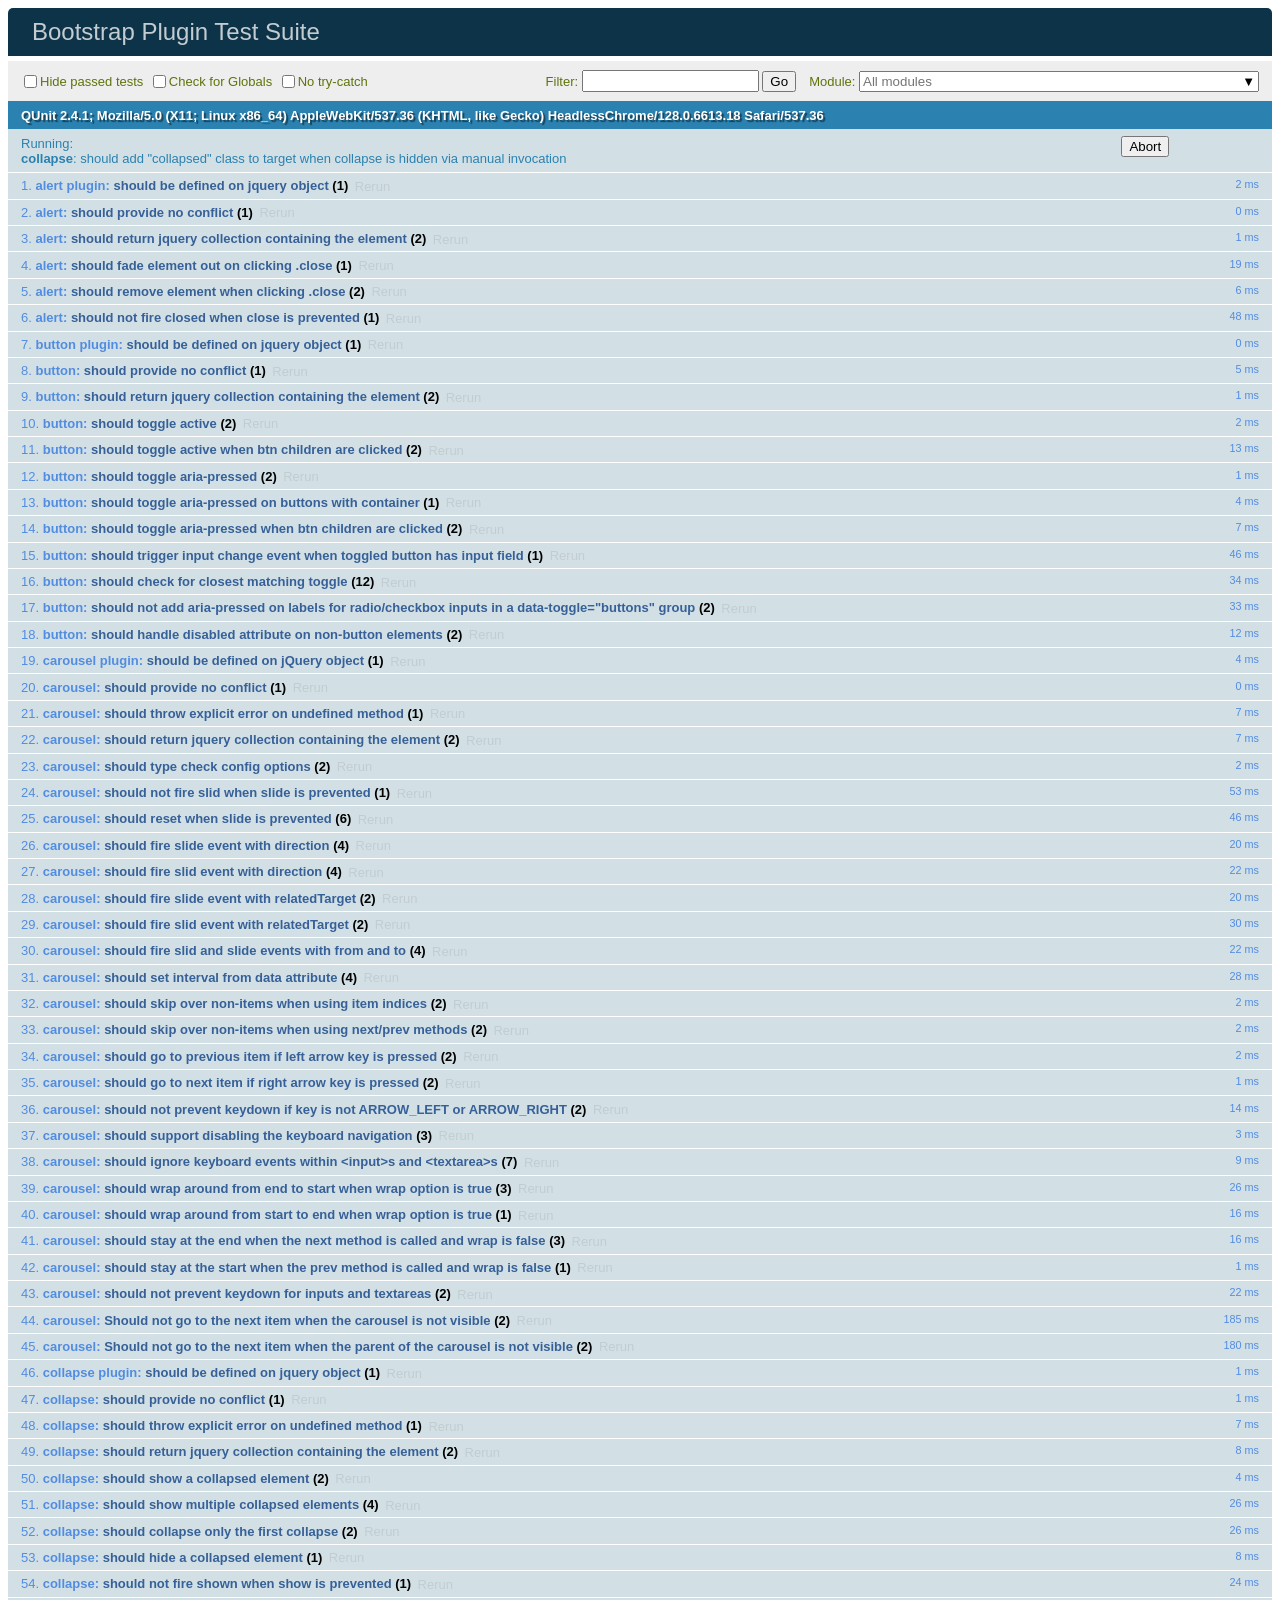
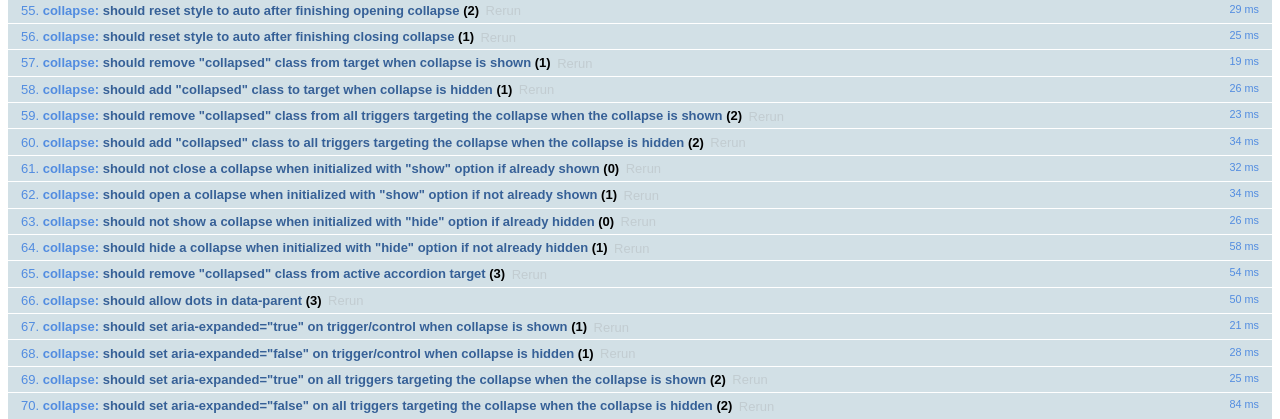
<file: sitevitrine/public/libs/bootstrap-4.0.0/js/tests/index.html>
<!doctype html>
<html lang="en">
  <head>
    <meta charset="utf-8">
    <meta name="viewport" content="width=device-width, initial-scale=1, shrink-to-fit=no">
    <title>Bootstrap Plugin Test Suite</title>

    <!-- jQuery -->
    <script>
      (function () {
        var path = '../../assets/js/vendor/jquery-slim.min.js'
        // get jquery param from the query string.
        var jQueryVersion = location.search.match(/[?&]jquery=(.*?)(?=&|$)/)

        // If a version was specified, use that version from our vendor folder
        if (jQueryVersion) {
          path = 'vendor/jquery-' + jQueryVersion[1] + '.min.js'
        }
        document.write('<script src="' + path + '"><\/script>')
      }())
    </script>
    <script src="../../assets/js/vendor/popper.min.js"></script>

    <!-- QUnit -->
    <link rel="stylesheet" href="vendor/qunit.css" media="screen">
    <script src="vendor/qunit.js"></script>

    <script>
      // Disable jQuery event aliases to ensure we don't accidentally use any of them
      [
        'blur',
        'focus',
        'focusin',
        'focusout',
        'resize',
        'scroll',
        'click',
        'dblclick',
        'mousedown',
        'mouseup',
        'mousemove',
        'mouseover',
        'mouseout',
        'mouseenter',
        'mouseleave',
        'change',
        'select',
        'submit',
        'keydown',
        'keypress',
        'keyup',
        'contextmenu'
      ].forEach(function(eventAlias) {
        $.fn[eventAlias] = function() {
          throw new Error('Using the ".' + eventAlias + '()" method is not allowed, so that Bootstrap can be compatible with custom jQuery builds which exclude the "event aliases" module that defines said method. See https://github.com/twbs/bootstrap/blob/master/CONTRIBUTING.md#js')
        }
      })

      // Require assert.expect in each test
      QUnit.config.requireExpects = true

      // See https://github.com/axemclion/grunt-saucelabs#test-result-details-with-qunit
      var log = []
      var testName

      QUnit.done(function(testResults) {
        var tests = []
        for (var i = 0; i < log.length; i++) {
          var details = log[i]
          tests.push({
            name: details.name,
            result: details.result,
            expected: details.expected,
            actual: details.actual,
            source: details.source
          })
        }
        testResults.tests = tests

        window.global_test_results = testResults
      })

      QUnit.testStart(function(testDetails) {
        QUnit.log(function(details) {
          if (!details.result) {
            details.name = testDetails.name
            log.push(details)
          }
        })
      })

      // Display fixture on-screen on iOS to avoid false positives
      // See https://github.com/twbs/bootstrap/pull/15955
      if (/iPhone|iPad|iPod/.test(navigator.userAgent)) {
        QUnit.begin(function() {
          $('#qunit-fixture').css({ top: 0, left: 0 })
        })

        QUnit.done(function() {
          $('#qunit-fixture').css({ top: '', left: '' })
        })
      }
    </script>

    <!-- Transpiled Plugins -->
    <script src="../dist/util.js"></script>
    <script src="../dist/alert.js"></script>
    <script src="../dist/button.js"></script>
    <script src="../dist/carousel.js"></script>
    <script src="../dist/collapse.js"></script>
    <script src="../dist/dropdown.js"></script>
    <script src="../dist/modal.js"></script>
    <script src="../dist/scrollspy.js"></script>
    <script src="../dist/tab.js"></script>
    <script src="../dist/tooltip.js"></script>
    <script src="../dist/popover.js"></script>

    <!-- Unit Tests -->
    <script src="unit/alert.js"></script>
    <script src="unit/button.js"></script>
    <script src="unit/carousel.js"></script>
    <script src="unit/collapse.js"></script>
    <script src="unit/dropdown.js"></script>
    <script src="unit/modal.js"></script>
    <script src="unit/scrollspy.js"></script>
    <script src="unit/tab.js"></script>
    <script src="unit/tooltip.js"></script>
    <script src="unit/popover.js"></script>
    <script src="unit/util.js"></script>
  </head>
  <body>
    <div id="qunit-container">
      <div id="qunit"></div>
      <div id="qunit-fixture"></div>
    </div>
  </body>
</html>
</file>
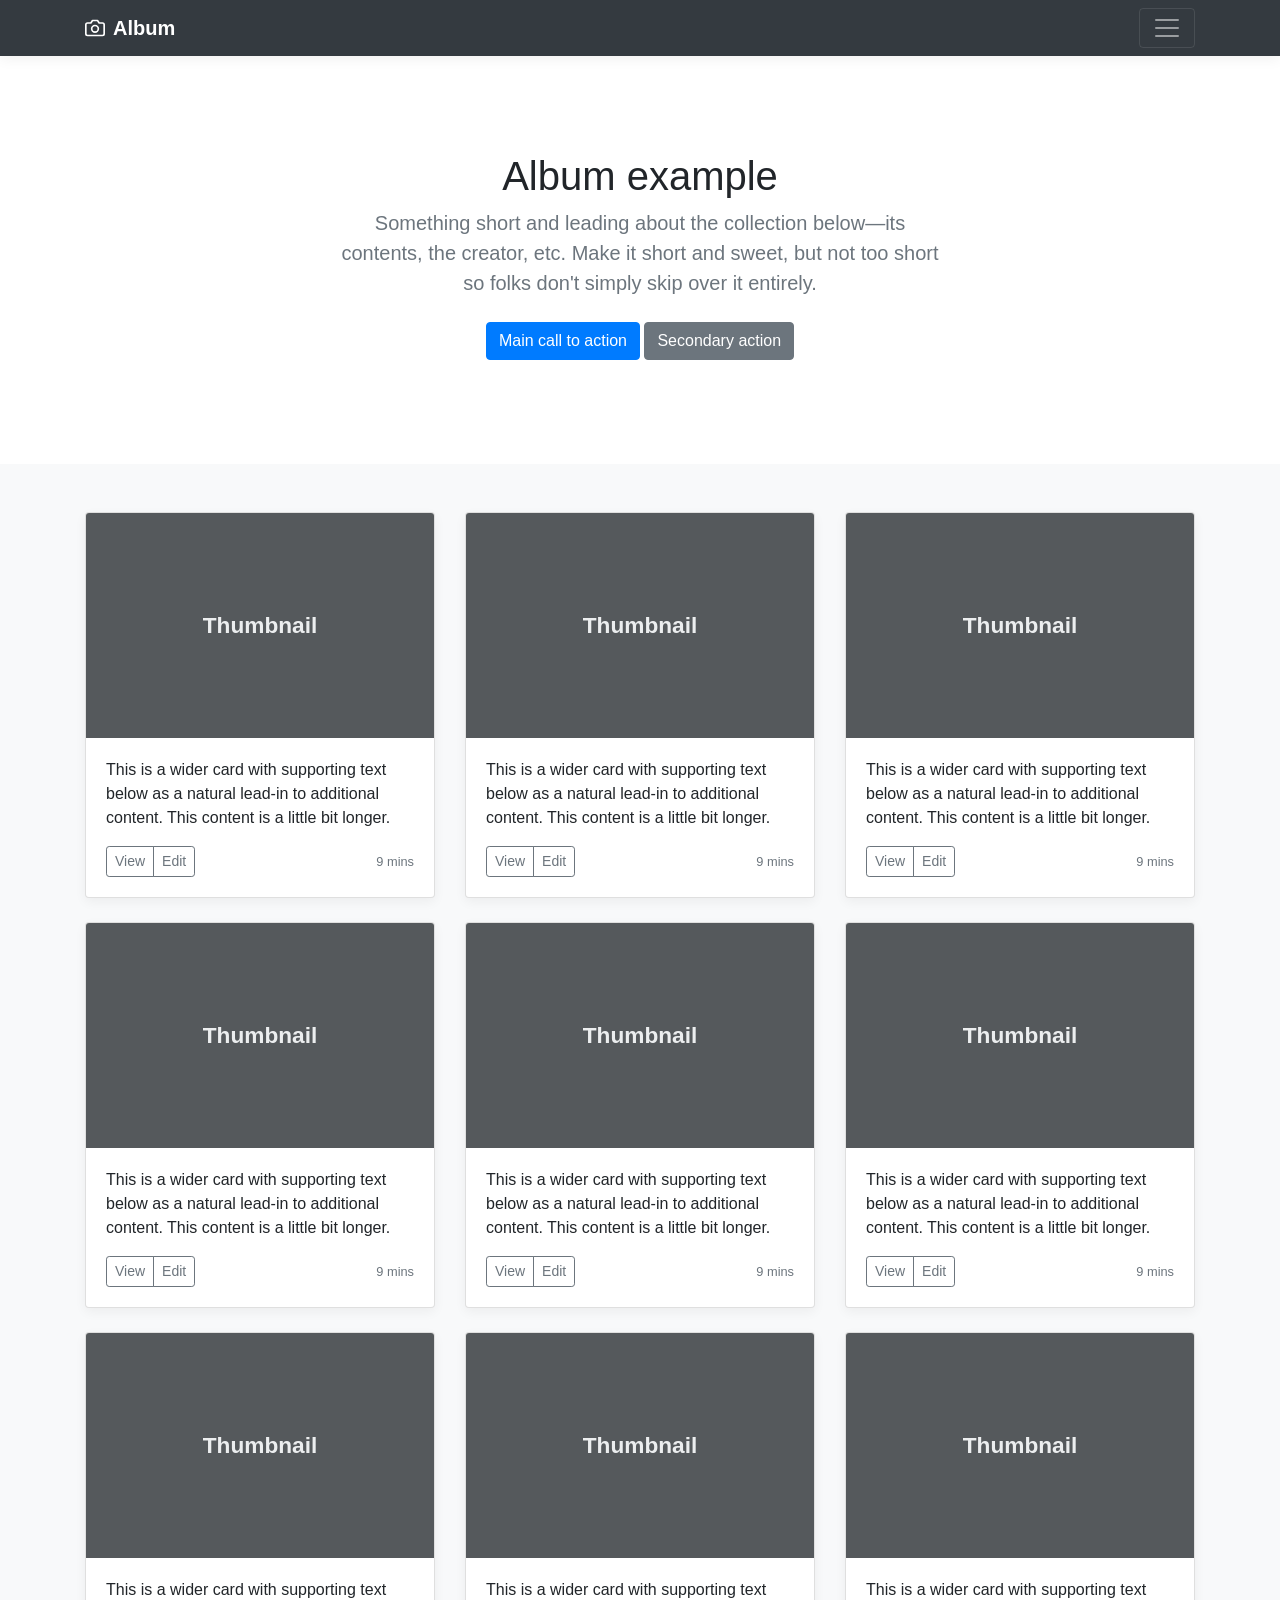
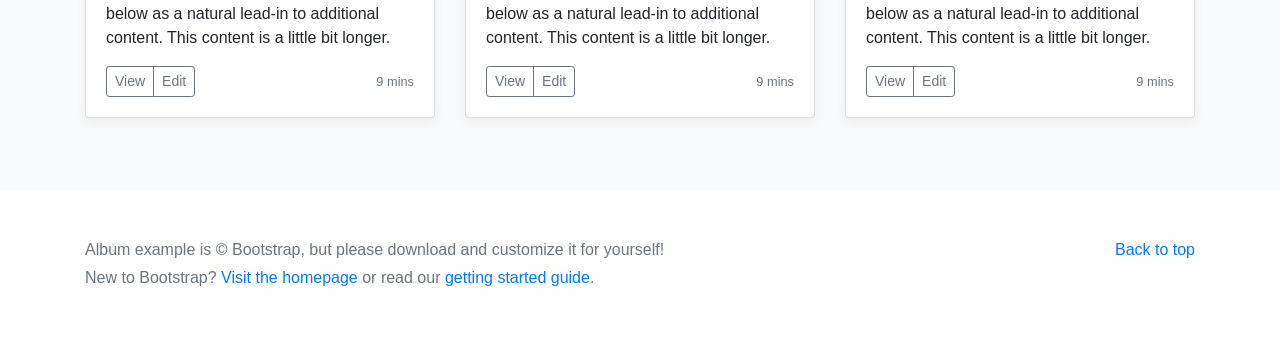
<file: sitevitrine/public/libs/bootstrap-4.0.0/docs/4.0/examples/album/index.html>
<!doctype html>
<html lang="en">
  <head>
    <meta charset="utf-8">
    <meta name="viewport" content="width=device-width, initial-scale=1, shrink-to-fit=no">
    <meta name="description" content="">
    <meta name="author" content="">
    <link rel="icon" href="../../../../favicon.ico">

    <title>Album example for Bootstrap</title>

    <!-- Bootstrap core CSS -->
    <link href="../../../../dist/css/bootstrap.min.css" rel="stylesheet">

    <!-- Custom styles for this template -->
    <link href="album.css" rel="stylesheet">
  </head>

  <body>

    <header>
      <div class="collapse bg-dark" id="navbarHeader">
        <div class="container">
          <div class="row">
            <div class="col-sm-8 col-md-7 py-4">
              <h4 class="text-white">About</h4>
              <p class="text-muted">Add some information about the album below, the author, or any other background context. Make it a few sentences long so folks can pick up some informative tidbits. Then, link them off to some social networking sites or contact information.</p>
            </div>
            <div class="col-sm-4 offset-md-1 py-4">
              <h4 class="text-white">Contact</h4>
              <ul class="list-unstyled">
                <li><a href="#" class="text-white">Follow on Twitter</a></li>
                <li><a href="#" class="text-white">Like on Facebook</a></li>
                <li><a href="#" class="text-white">Email me</a></li>
              </ul>
            </div>
          </div>
        </div>
      </div>
      <div class="navbar navbar-dark bg-dark box-shadow">
        <div class="container d-flex justify-content-between">
          <a href="#" class="navbar-brand d-flex align-items-center">
            <svg xmlns="http://www.w3.org/2000/svg" width="20" height="20" viewBox="0 0 24 24" fill="none" stroke="currentColor" stroke-width="2" stroke-linecap="round" stroke-linejoin="round" class="mr-2"><path d="M23 19a2 2 0 0 1-2 2H3a2 2 0 0 1-2-2V8a2 2 0 0 1 2-2h4l2-3h6l2 3h4a2 2 0 0 1 2 2z"></path><circle cx="12" cy="13" r="4"></circle></svg>
            <strong>Album</strong>
          </a>
          <button class="navbar-toggler" type="button" data-toggle="collapse" data-target="#navbarHeader" aria-controls="navbarHeader" aria-expanded="false" aria-label="Toggle navigation">
            <span class="navbar-toggler-icon"></span>
          </button>
        </div>
      </div>
    </header>

    <main role="main">

      <section class="jumbotron text-center">
        <div class="container">
          <h1 class="jumbotron-heading">Album example</h1>
          <p class="lead text-muted">Something short and leading about the collection below—its contents, the creator, etc. Make it short and sweet, but not too short so folks don't simply skip over it entirely.</p>
          <p>
            <a href="#" class="btn btn-primary my-2">Main call to action</a>
            <a href="#" class="btn btn-secondary my-2">Secondary action</a>
          </p>
        </div>
      </section>

      <div class="album py-5 bg-light">
        <div class="container">

          <div class="row">
            <div class="col-md-4">
              <div class="card mb-4 box-shadow">
                <img class="card-img-top" data-src="holder.js/100px225?theme=thumb&bg=55595c&fg=eceeef&text=Thumbnail" alt="Card image cap">
                <div class="card-body">
                  <p class="card-text">This is a wider card with supporting text below as a natural lead-in to additional content. This content is a little bit longer.</p>
                  <div class="d-flex justify-content-between align-items-center">
                    <div class="btn-group">
                      <button type="button" class="btn btn-sm btn-outline-secondary">View</button>
                      <button type="button" class="btn btn-sm btn-outline-secondary">Edit</button>
                    </div>
                    <small class="text-muted">9 mins</small>
                  </div>
                </div>
              </div>
            </div>
            <div class="col-md-4">
              <div class="card mb-4 box-shadow">
                <img class="card-img-top" data-src="holder.js/100px225?theme=thumb&bg=55595c&fg=eceeef&text=Thumbnail" alt="Card image cap">
                <div class="card-body">
                  <p class="card-text">This is a wider card with supporting text below as a natural lead-in to additional content. This content is a little bit longer.</p>
                  <div class="d-flex justify-content-between align-items-center">
                    <div class="btn-group">
                      <button type="button" class="btn btn-sm btn-outline-secondary">View</button>
                      <button type="button" class="btn btn-sm btn-outline-secondary">Edit</button>
                    </div>
                    <small class="text-muted">9 mins</small>
                  </div>
                </div>
              </div>
            </div>
            <div class="col-md-4">
              <div class="card mb-4 box-shadow">
                <img class="card-img-top" data-src="holder.js/100px225?theme=thumb&bg=55595c&fg=eceeef&text=Thumbnail" alt="Card image cap">
                <div class="card-body">
                  <p class="card-text">This is a wider card with supporting text below as a natural lead-in to additional content. This content is a little bit longer.</p>
                  <div class="d-flex justify-content-between align-items-center">
                    <div class="btn-group">
                      <button type="button" class="btn btn-sm btn-outline-secondary">View</button>
                      <button type="button" class="btn btn-sm btn-outline-secondary">Edit</button>
                    </div>
                    <small class="text-muted">9 mins</small>
                  </div>
                </div>
              </div>
            </div>

            <div class="col-md-4">
              <div class="card mb-4 box-shadow">
                <img class="card-img-top" data-src="holder.js/100px225?theme=thumb&bg=55595c&fg=eceeef&text=Thumbnail" alt="Card image cap">
                <div class="card-body">
                  <p class="card-text">This is a wider card with supporting text below as a natural lead-in to additional content. This content is a little bit longer.</p>
                  <div class="d-flex justify-content-between align-items-center">
                    <div class="btn-group">
                      <button type="button" class="btn btn-sm btn-outline-secondary">View</button>
                      <button type="button" class="btn btn-sm btn-outline-secondary">Edit</button>
                    </div>
                    <small class="text-muted">9 mins</small>
                  </div>
                </div>
              </div>
            </div>
            <div class="col-md-4">
              <div class="card mb-4 box-shadow">
                <img class="card-img-top" data-src="holder.js/100px225?theme=thumb&bg=55595c&fg=eceeef&text=Thumbnail" alt="Card image cap">
                <div class="card-body">
                  <p class="card-text">This is a wider card with supporting text below as a natural lead-in to additional content. This content is a little bit longer.</p>
                  <div class="d-flex justify-content-between align-items-center">
                    <div class="btn-group">
                      <button type="button" class="btn btn-sm btn-outline-secondary">View</button>
                      <button type="button" class="btn btn-sm btn-outline-secondary">Edit</button>
                    </div>
                    <small class="text-muted">9 mins</small>
                  </div>
                </div>
              </div>
            </div>
            <div class="col-md-4">
              <div class="card mb-4 box-shadow">
                <img class="card-img-top" data-src="holder.js/100px225?theme=thumb&bg=55595c&fg=eceeef&text=Thumbnail" alt="Card image cap">
                <div class="card-body">
                  <p class="card-text">This is a wider card with supporting text below as a natural lead-in to additional content. This content is a little bit longer.</p>
                  <div class="d-flex justify-content-between align-items-center">
                    <div class="btn-group">
                      <button type="button" class="btn btn-sm btn-outline-secondary">View</button>
                      <button type="button" class="btn btn-sm btn-outline-secondary">Edit</button>
                    </div>
                    <small class="text-muted">9 mins</small>
                  </div>
                </div>
              </div>
            </div>

            <div class="col-md-4">
              <div class="card mb-4 box-shadow">
                <img class="card-img-top" data-src="holder.js/100px225?theme=thumb&bg=55595c&fg=eceeef&text=Thumbnail" alt="Card image cap">
                <div class="card-body">
                  <p class="card-text">This is a wider card with supporting text below as a natural lead-in to additional content. This content is a little bit longer.</p>
                  <div class="d-flex justify-content-between align-items-center">
                    <div class="btn-group">
                      <button type="button" class="btn btn-sm btn-outline-secondary">View</button>
                      <button type="button" class="btn btn-sm btn-outline-secondary">Edit</button>
                    </div>
                    <small class="text-muted">9 mins</small>
                  </div>
                </div>
              </div>
            </div>
            <div class="col-md-4">
              <div class="card mb-4 box-shadow">
                <img class="card-img-top" data-src="holder.js/100px225?theme=thumb&bg=55595c&fg=eceeef&text=Thumbnail" alt="Card image cap">
                <div class="card-body">
                  <p class="card-text">This is a wider card with supporting text below as a natural lead-in to additional content. This content is a little bit longer.</p>
                  <div class="d-flex justify-content-between align-items-center">
                    <div class="btn-group">
                      <button type="button" class="btn btn-sm btn-outline-secondary">View</button>
                      <button type="button" class="btn btn-sm btn-outline-secondary">Edit</button>
                    </div>
                    <small class="text-muted">9 mins</small>
                  </div>
                </div>
              </div>
            </div>
            <div class="col-md-4">
              <div class="card mb-4 box-shadow">
                <img class="card-img-top" data-src="holder.js/100px225?theme=thumb&bg=55595c&fg=eceeef&text=Thumbnail" alt="Card image cap">
                <div class="card-body">
                  <p class="card-text">This is a wider card with supporting text below as a natural lead-in to additional content. This content is a little bit longer.</p>
                  <div class="d-flex justify-content-between align-items-center">
                    <div class="btn-group">
                      <button type="button" class="btn btn-sm btn-outline-secondary">View</button>
                      <button type="button" class="btn btn-sm btn-outline-secondary">Edit</button>
                    </div>
                    <small class="text-muted">9 mins</small>
                  </div>
                </div>
              </div>
            </div>
          </div>
        </div>
      </div>

    </main>

    <footer class="text-muted">
      <div class="container">
        <p class="float-right">
          <a href="#">Back to top</a>
        </p>
        <p>Album example is &copy; Bootstrap, but please download and customize it for yourself!</p>
        <p>New to Bootstrap? <a href="../../">Visit the homepage</a> or read our <a href="../../getting-started/">getting started guide</a>.</p>
      </div>
    </footer>

    <!-- Bootstrap core JavaScript
    ================================================== -->
    <!-- Placed at the end of the document so the pages load faster -->
    <script src="https://code.jquery.com/jquery-3.2.1.slim.min.js" integrity="sha384-KJ3o2DKtIkvYIK3UENzmM7KCkRr/rE9/Qpg6aAZGJwFDMVNA/GpGFF93hXpG5KkN" crossorigin="anonymous"></script>
    <script>window.jQuery || document.write('<script src="../../../../assets/js/vendor/jquery-slim.min.js"><\/script>')</script>
    <script src="../../../../assets/js/vendor/popper.min.js"></script>
    <script src="../../../../dist/js/bootstrap.min.js"></script>
    <script src="../../../../assets/js/vendor/holder.min.js"></script>
  </body>
</html>
</file>
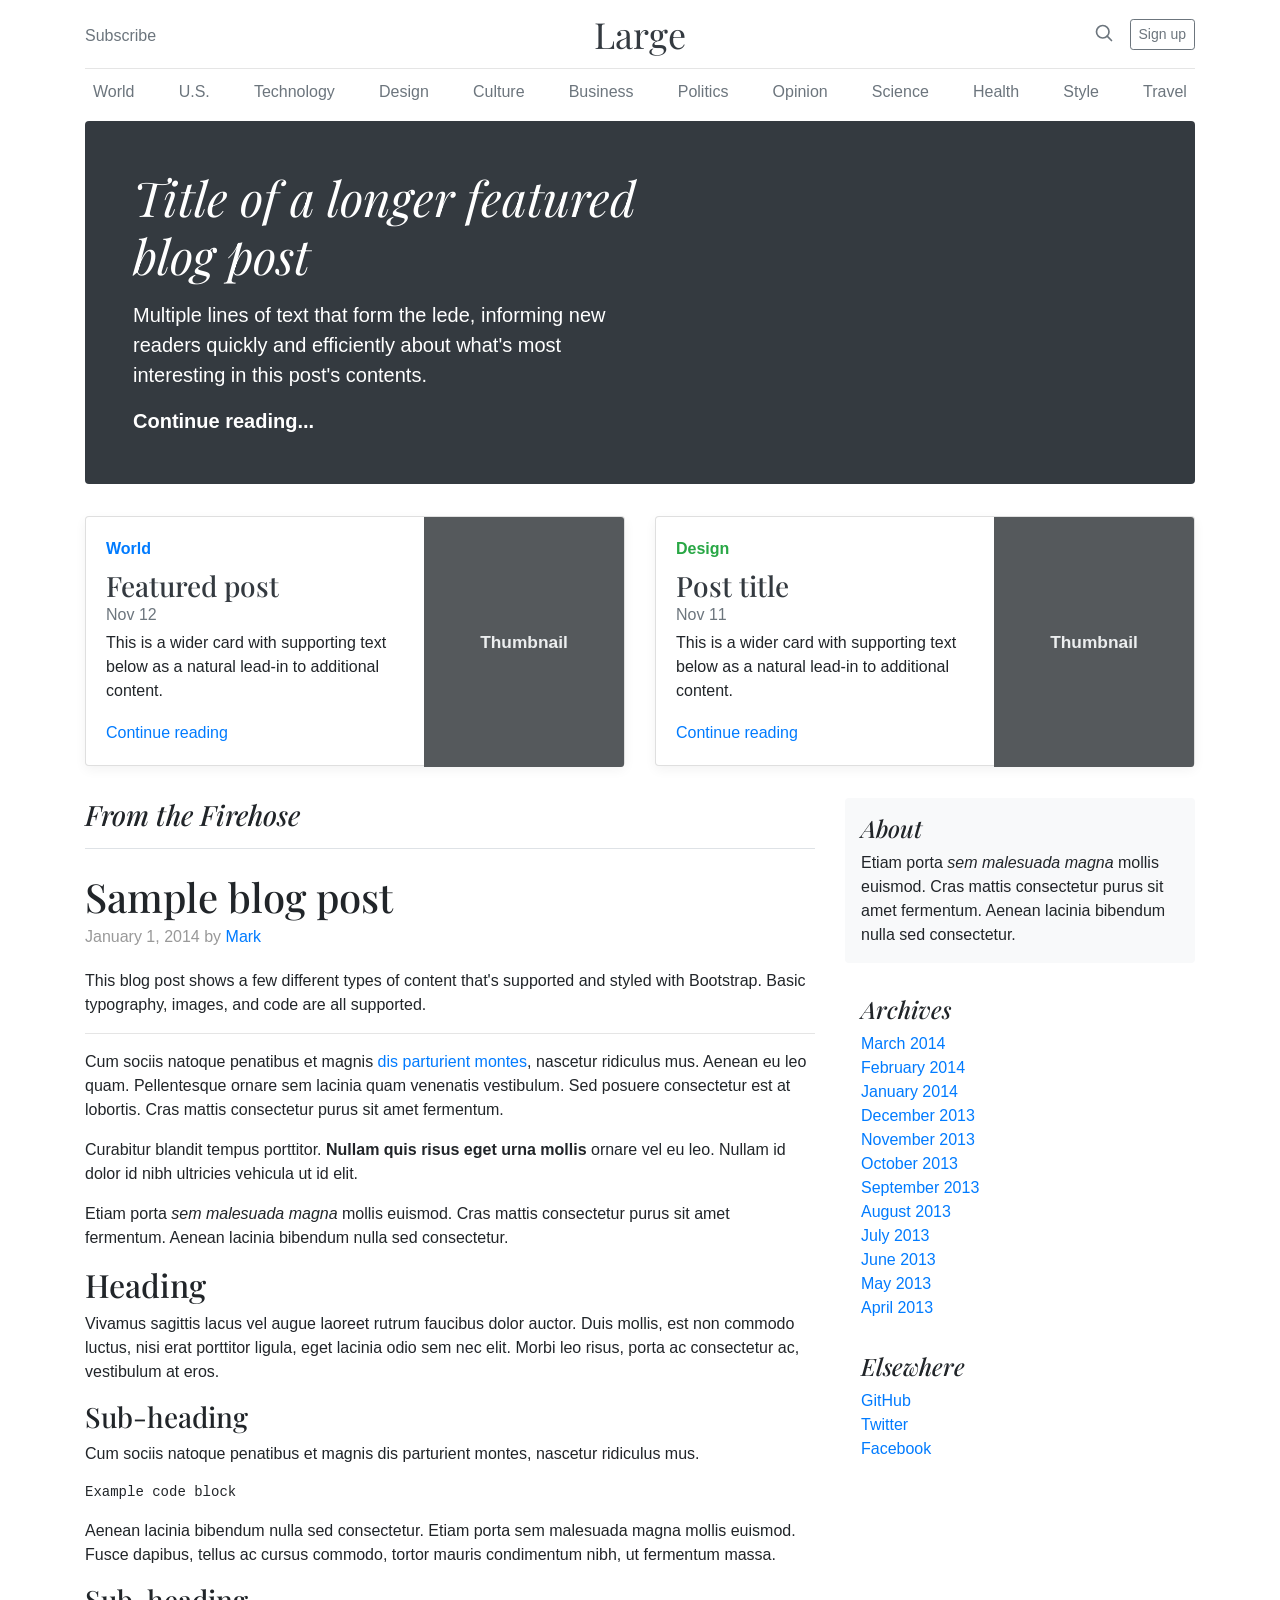
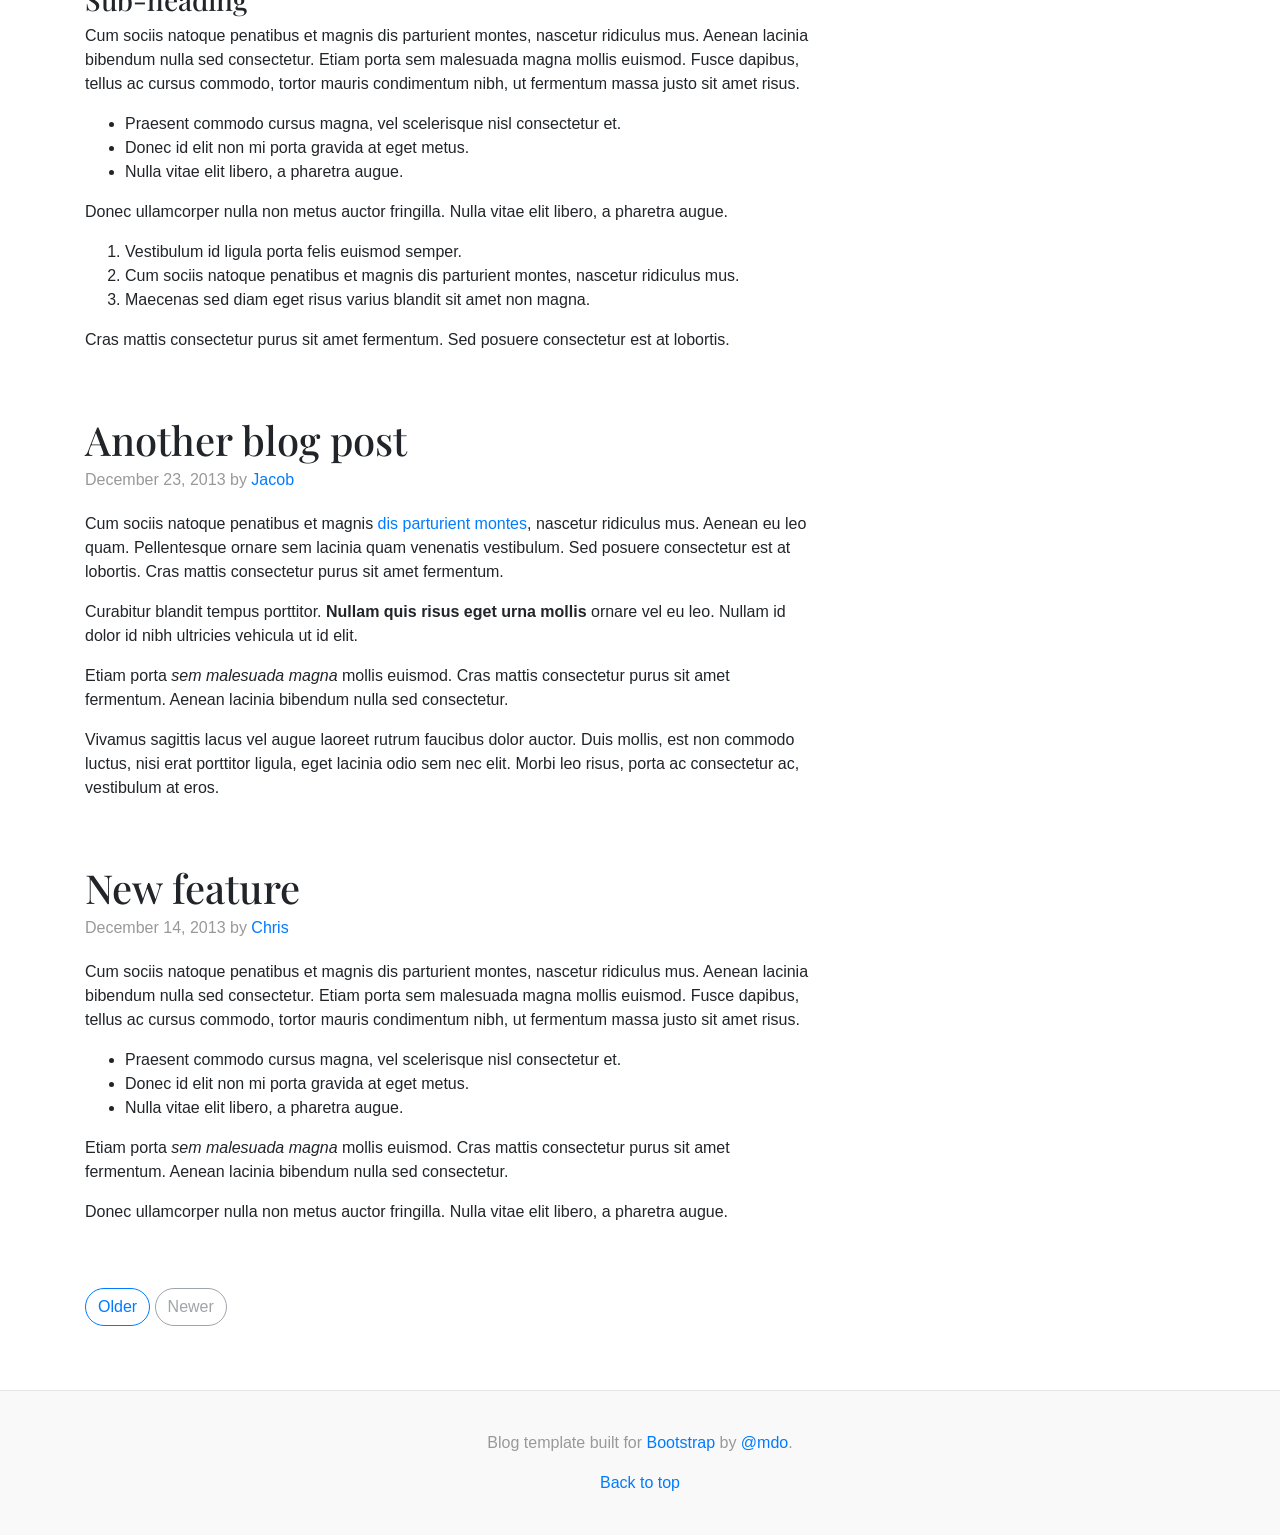
<file: sitevitrine/public/libs/bootstrap-4.0.0/docs/4.0/examples/blog/index.html>
<!doctype html>
<html lang="en">
  <head>
    <meta charset="utf-8">
    <meta name="viewport" content="width=device-width, initial-scale=1, shrink-to-fit=no">
    <meta name="description" content="">
    <meta name="author" content="">
    <link rel="icon" href="../../../../favicon.ico">

    <title>Blog Template for Bootstrap</title>

    <!-- Bootstrap core CSS -->
    <link href="../../../../dist/css/bootstrap.min.css" rel="stylesheet">

    <!-- Custom styles for this template -->
    <link href="https://fonts.googleapis.com/css?family=Playfair+Display:700,900" rel="stylesheet">
    <link href="blog.css" rel="stylesheet">
  </head>

  <body>

    <div class="container">
      <header class="blog-header py-3">
        <div class="row flex-nowrap justify-content-between align-items-center">
          <div class="col-4 pt-1">
            <a class="text-muted" href="#">Subscribe</a>
          </div>
          <div class="col-4 text-center">
            <a class="blog-header-logo text-dark" href="#">Large</a>
          </div>
          <div class="col-4 d-flex justify-content-end align-items-center">
            <a class="text-muted" href="#">
              <svg xmlns="http://www.w3.org/2000/svg" width="20" height="20" viewBox="0 0 24 24" fill="none" stroke="currentColor" stroke-width="2" stroke-linecap="round" stroke-linejoin="round" class="mx-3"><circle cx="10.5" cy="10.5" r="7.5"></circle><line x1="21" y1="21" x2="15.8" y2="15.8"></line></svg>
            </a>
            <a class="btn btn-sm btn-outline-secondary" href="#">Sign up</a>
          </div>
        </div>
      </header>

      <div class="nav-scroller py-1 mb-2">
        <nav class="nav d-flex justify-content-between">
          <a class="p-2 text-muted" href="#">World</a>
          <a class="p-2 text-muted" href="#">U.S.</a>
          <a class="p-2 text-muted" href="#">Technology</a>
          <a class="p-2 text-muted" href="#">Design</a>
          <a class="p-2 text-muted" href="#">Culture</a>
          <a class="p-2 text-muted" href="#">Business</a>
          <a class="p-2 text-muted" href="#">Politics</a>
          <a class="p-2 text-muted" href="#">Opinion</a>
          <a class="p-2 text-muted" href="#">Science</a>
          <a class="p-2 text-muted" href="#">Health</a>
          <a class="p-2 text-muted" href="#">Style</a>
          <a class="p-2 text-muted" href="#">Travel</a>
        </nav>
      </div>

      <div class="jumbotron p-3 p-md-5 text-white rounded bg-dark">
        <div class="col-md-6 px-0">
          <h1 class="display-4 font-italic">Title of a longer featured blog post</h1>
          <p class="lead my-3">Multiple lines of text that form the lede, informing new readers quickly and efficiently about what's most interesting in this post's contents.</p>
          <p class="lead mb-0"><a href="#" class="text-white font-weight-bold">Continue reading...</a></p>
        </div>
      </div>

      <div class="row mb-2">
        <div class="col-md-6">
          <div class="card flex-md-row mb-4 box-shadow h-md-250">
            <div class="card-body d-flex flex-column align-items-start">
              <strong class="d-inline-block mb-2 text-primary">World</strong>
              <h3 class="mb-0">
                <a class="text-dark" href="#">Featured post</a>
              </h3>
              <div class="mb-1 text-muted">Nov 12</div>
              <p class="card-text mb-auto">This is a wider card with supporting text below as a natural lead-in to additional content.</p>
              <a href="#">Continue reading</a>
            </div>
            <img class="card-img-right flex-auto d-none d-md-block" data-src="holder.js/200x250?theme=thumb" alt="Card image cap">
          </div>
        </div>
        <div class="col-md-6">
          <div class="card flex-md-row mb-4 box-shadow h-md-250">
            <div class="card-body d-flex flex-column align-items-start">
              <strong class="d-inline-block mb-2 text-success">Design</strong>
              <h3 class="mb-0">
                <a class="text-dark" href="#">Post title</a>
              </h3>
              <div class="mb-1 text-muted">Nov 11</div>
              <p class="card-text mb-auto">This is a wider card with supporting text below as a natural lead-in to additional content.</p>
              <a href="#">Continue reading</a>
            </div>
            <img class="card-img-right flex-auto d-none d-md-block" data-src="holder.js/200x250?theme=thumb" alt="Card image cap">
          </div>
        </div>
      </div>
    </div>

    <main role="main" class="container">
      <div class="row">
        <div class="col-md-8 blog-main">
          <h3 class="pb-3 mb-4 font-italic border-bottom">
            From the Firehose
          </h3>

          <div class="blog-post">
            <h2 class="blog-post-title">Sample blog post</h2>
            <p class="blog-post-meta">January 1, 2014 by <a href="#">Mark</a></p>

            <p>This blog post shows a few different types of content that's supported and styled with Bootstrap. Basic typography, images, and code are all supported.</p>
            <hr>
            <p>Cum sociis natoque penatibus et magnis <a href="#">dis parturient montes</a>, nascetur ridiculus mus. Aenean eu leo quam. Pellentesque ornare sem lacinia quam venenatis vestibulum. Sed posuere consectetur est at lobortis. Cras mattis consectetur purus sit amet fermentum.</p>
            <blockquote>
              <p>Curabitur blandit tempus porttitor. <strong>Nullam quis risus eget urna mollis</strong> ornare vel eu leo. Nullam id dolor id nibh ultricies vehicula ut id elit.</p>
            </blockquote>
            <p>Etiam porta <em>sem malesuada magna</em> mollis euismod. Cras mattis consectetur purus sit amet fermentum. Aenean lacinia bibendum nulla sed consectetur.</p>
            <h2>Heading</h2>
            <p>Vivamus sagittis lacus vel augue laoreet rutrum faucibus dolor auctor. Duis mollis, est non commodo luctus, nisi erat porttitor ligula, eget lacinia odio sem nec elit. Morbi leo risus, porta ac consectetur ac, vestibulum at eros.</p>
            <h3>Sub-heading</h3>
            <p>Cum sociis natoque penatibus et magnis dis parturient montes, nascetur ridiculus mus.</p>
            <pre><code>Example code block</code></pre>
            <p>Aenean lacinia bibendum nulla sed consectetur. Etiam porta sem malesuada magna mollis euismod. Fusce dapibus, tellus ac cursus commodo, tortor mauris condimentum nibh, ut fermentum massa.</p>
            <h3>Sub-heading</h3>
            <p>Cum sociis natoque penatibus et magnis dis parturient montes, nascetur ridiculus mus. Aenean lacinia bibendum nulla sed consectetur. Etiam porta sem malesuada magna mollis euismod. Fusce dapibus, tellus ac cursus commodo, tortor mauris condimentum nibh, ut fermentum massa justo sit amet risus.</p>
            <ul>
              <li>Praesent commodo cursus magna, vel scelerisque nisl consectetur et.</li>
              <li>Donec id elit non mi porta gravida at eget metus.</li>
              <li>Nulla vitae elit libero, a pharetra augue.</li>
            </ul>
            <p>Donec ullamcorper nulla non metus auctor fringilla. Nulla vitae elit libero, a pharetra augue.</p>
            <ol>
              <li>Vestibulum id ligula porta felis euismod semper.</li>
              <li>Cum sociis natoque penatibus et magnis dis parturient montes, nascetur ridiculus mus.</li>
              <li>Maecenas sed diam eget risus varius blandit sit amet non magna.</li>
            </ol>
            <p>Cras mattis consectetur purus sit amet fermentum. Sed posuere consectetur est at lobortis.</p>
          </div><!-- /.blog-post -->

          <div class="blog-post">
            <h2 class="blog-post-title">Another blog post</h2>
            <p class="blog-post-meta">December 23, 2013 by <a href="#">Jacob</a></p>

            <p>Cum sociis natoque penatibus et magnis <a href="#">dis parturient montes</a>, nascetur ridiculus mus. Aenean eu leo quam. Pellentesque ornare sem lacinia quam venenatis vestibulum. Sed posuere consectetur est at lobortis. Cras mattis consectetur purus sit amet fermentum.</p>
            <blockquote>
              <p>Curabitur blandit tempus porttitor. <strong>Nullam quis risus eget urna mollis</strong> ornare vel eu leo. Nullam id dolor id nibh ultricies vehicula ut id elit.</p>
            </blockquote>
            <p>Etiam porta <em>sem malesuada magna</em> mollis euismod. Cras mattis consectetur purus sit amet fermentum. Aenean lacinia bibendum nulla sed consectetur.</p>
            <p>Vivamus sagittis lacus vel augue laoreet rutrum faucibus dolor auctor. Duis mollis, est non commodo luctus, nisi erat porttitor ligula, eget lacinia odio sem nec elit. Morbi leo risus, porta ac consectetur ac, vestibulum at eros.</p>
          </div><!-- /.blog-post -->

          <div class="blog-post">
            <h2 class="blog-post-title">New feature</h2>
            <p class="blog-post-meta">December 14, 2013 by <a href="#">Chris</a></p>

            <p>Cum sociis natoque penatibus et magnis dis parturient montes, nascetur ridiculus mus. Aenean lacinia bibendum nulla sed consectetur. Etiam porta sem malesuada magna mollis euismod. Fusce dapibus, tellus ac cursus commodo, tortor mauris condimentum nibh, ut fermentum massa justo sit amet risus.</p>
            <ul>
              <li>Praesent commodo cursus magna, vel scelerisque nisl consectetur et.</li>
              <li>Donec id elit non mi porta gravida at eget metus.</li>
              <li>Nulla vitae elit libero, a pharetra augue.</li>
            </ul>
            <p>Etiam porta <em>sem malesuada magna</em> mollis euismod. Cras mattis consectetur purus sit amet fermentum. Aenean lacinia bibendum nulla sed consectetur.</p>
            <p>Donec ullamcorper nulla non metus auctor fringilla. Nulla vitae elit libero, a pharetra augue.</p>
          </div><!-- /.blog-post -->

          <nav class="blog-pagination">
            <a class="btn btn-outline-primary" href="#">Older</a>
            <a class="btn btn-outline-secondary disabled" href="#">Newer</a>
          </nav>

        </div><!-- /.blog-main -->

        <aside class="col-md-4 blog-sidebar">
          <div class="p-3 mb-3 bg-light rounded">
            <h4 class="font-italic">About</h4>
            <p class="mb-0">Etiam porta <em>sem malesuada magna</em> mollis euismod. Cras mattis consectetur purus sit amet fermentum. Aenean lacinia bibendum nulla sed consectetur.</p>
          </div>

          <div class="p-3">
            <h4 class="font-italic">Archives</h4>
            <ol class="list-unstyled mb-0">
              <li><a href="#">March 2014</a></li>
              <li><a href="#">February 2014</a></li>
              <li><a href="#">January 2014</a></li>
              <li><a href="#">December 2013</a></li>
              <li><a href="#">November 2013</a></li>
              <li><a href="#">October 2013</a></li>
              <li><a href="#">September 2013</a></li>
              <li><a href="#">August 2013</a></li>
              <li><a href="#">July 2013</a></li>
              <li><a href="#">June 2013</a></li>
              <li><a href="#">May 2013</a></li>
              <li><a href="#">April 2013</a></li>
            </ol>
          </div>

          <div class="p-3">
            <h4 class="font-italic">Elsewhere</h4>
            <ol class="list-unstyled">
              <li><a href="#">GitHub</a></li>
              <li><a href="#">Twitter</a></li>
              <li><a href="#">Facebook</a></li>
            </ol>
          </div>
        </aside><!-- /.blog-sidebar -->

      </div><!-- /.row -->

    </main><!-- /.container -->

    <footer class="blog-footer">
      <p>Blog template built for <a href="https://getbootstrap.com/">Bootstrap</a> by <a href="https://twitter.com/mdo">@mdo</a>.</p>
      <p>
        <a href="#">Back to top</a>
      </p>
    </footer>

    <!-- Bootstrap core JavaScript
    ================================================== -->
    <!-- Placed at the end of the document so the pages load faster -->
    <script src="https://code.jquery.com/jquery-3.2.1.slim.min.js" integrity="sha384-KJ3o2DKtIkvYIK3UENzmM7KCkRr/rE9/Qpg6aAZGJwFDMVNA/GpGFF93hXpG5KkN" crossorigin="anonymous"></script>
    <script>window.jQuery || document.write('<script src="../../../../assets/js/vendor/jquery-slim.min.js"><\/script>')</script>
    <script src="../../../../assets/js/vendor/popper.min.js"></script>
    <script src="../../../../dist/js/bootstrap.min.js"></script>
    <script src="../../../../assets/js/vendor/holder.min.js"></script>
    <script>
      Holder.addTheme('thumb', {
        bg: '#55595c',
        fg: '#eceeef',
        text: 'Thumbnail'
      });
    </script>
  </body>
</html>
</file>
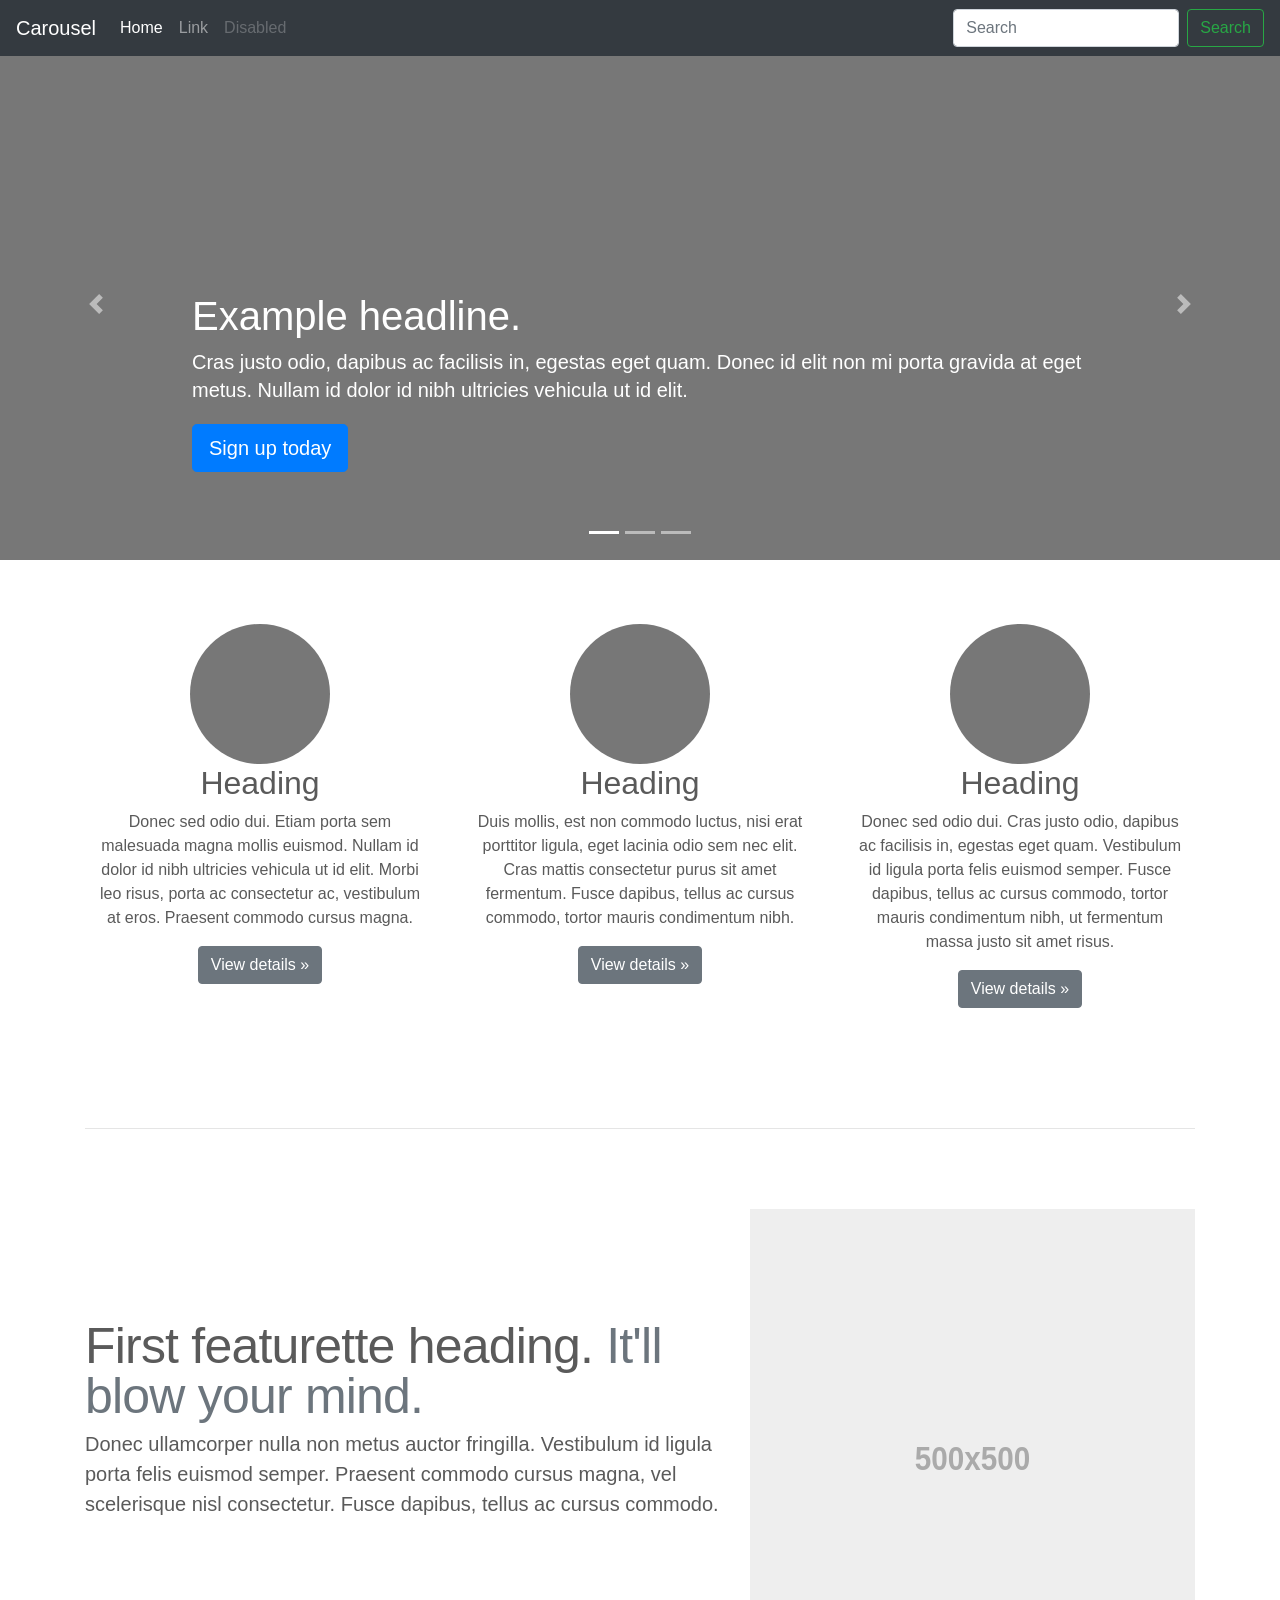
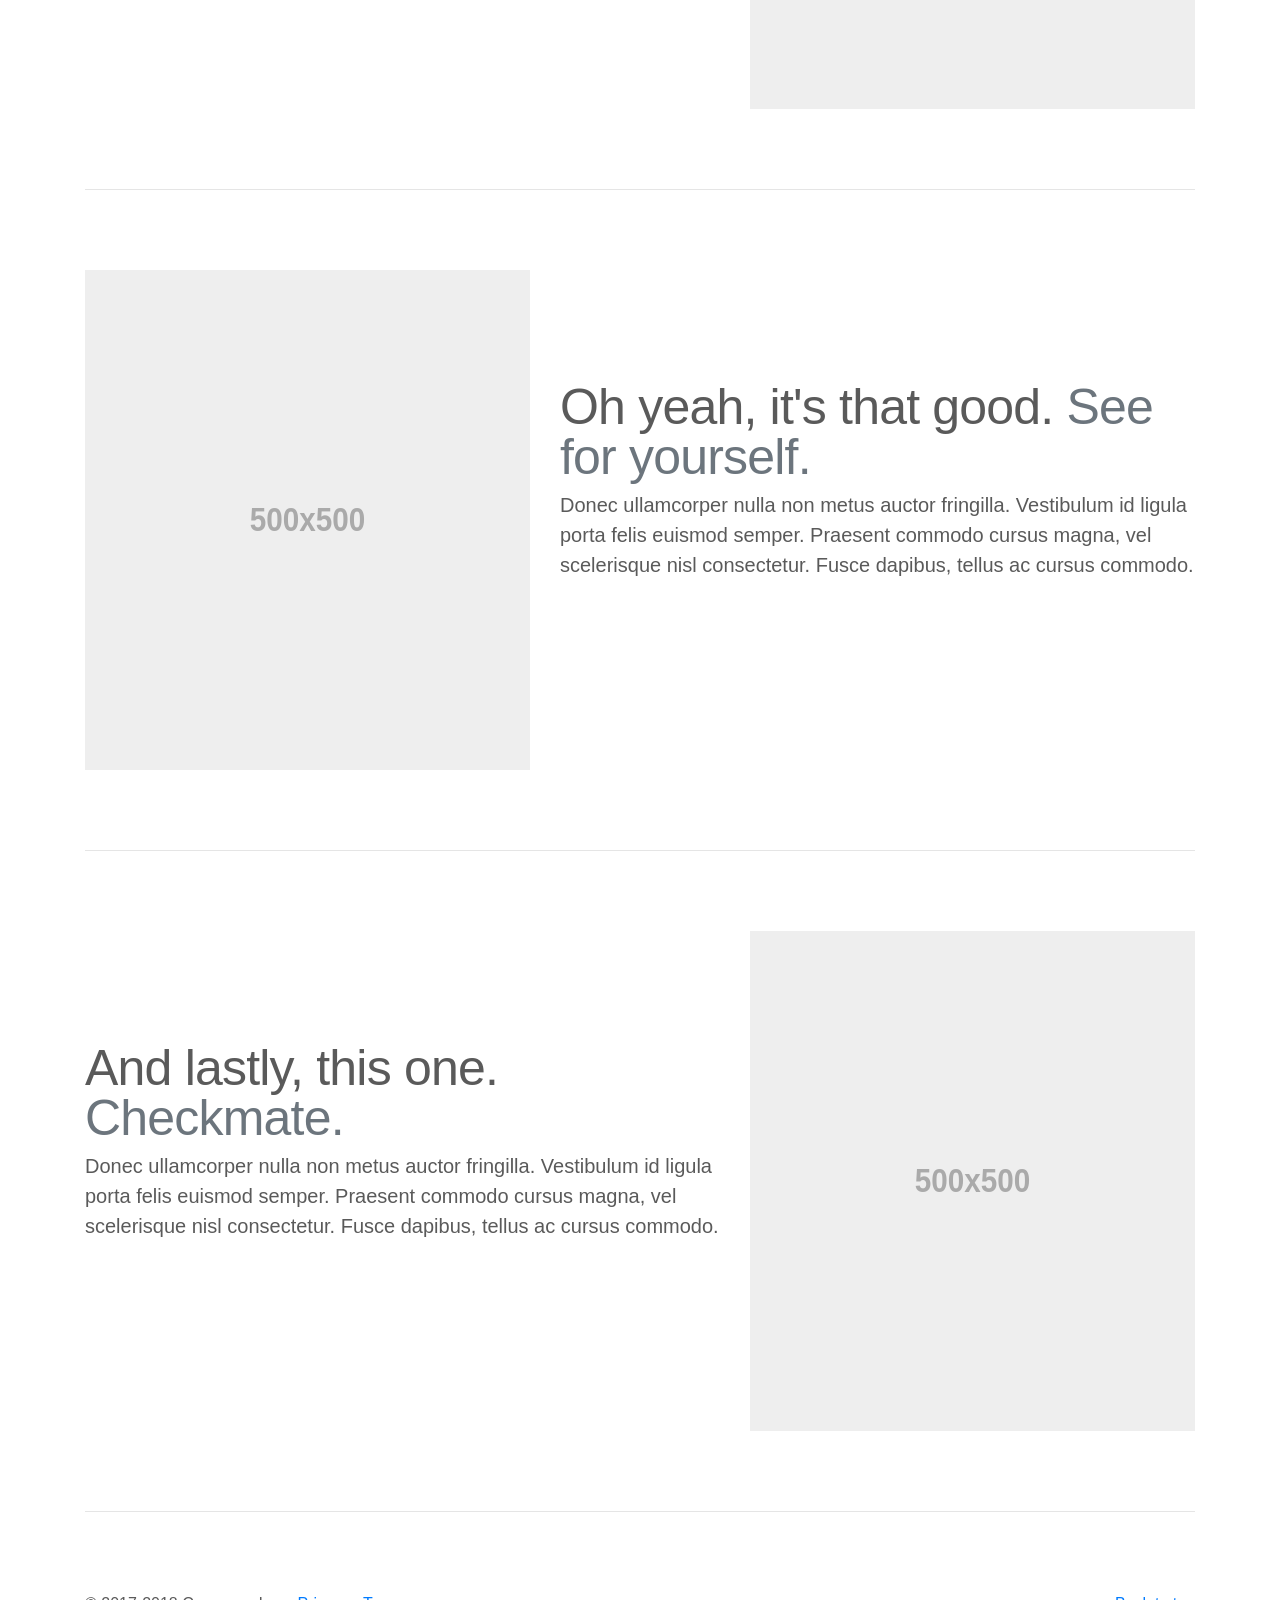
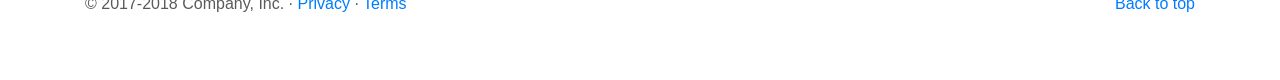
<file: sitevitrine/public/libs/bootstrap-4.0.0/docs/4.0/examples/carousel/index.html>
<!doctype html>
<html lang="en">
  <head>
    <meta charset="utf-8">
    <meta name="viewport" content="width=device-width, initial-scale=1, shrink-to-fit=no">
    <meta name="description" content="">
    <meta name="author" content="">
    <link rel="icon" href="../../../../favicon.ico">

    <title>Carousel Template for Bootstrap</title>

    <!-- Bootstrap core CSS -->
    <link href="../../../../dist/css/bootstrap.min.css" rel="stylesheet">

    <!-- Custom styles for this template -->
    <link href="carousel.css" rel="stylesheet">
  </head>
  <body>

    <header>
      <nav class="navbar navbar-expand-md navbar-dark fixed-top bg-dark">
        <a class="navbar-brand" href="#">Carousel</a>
        <button class="navbar-toggler" type="button" data-toggle="collapse" data-target="#navbarCollapse" aria-controls="navbarCollapse" aria-expanded="false" aria-label="Toggle navigation">
          <span class="navbar-toggler-icon"></span>
        </button>
        <div class="collapse navbar-collapse" id="navbarCollapse">
          <ul class="navbar-nav mr-auto">
            <li class="nav-item active">
              <a class="nav-link" href="#">Home <span class="sr-only">(current)</span></a>
            </li>
            <li class="nav-item">
              <a class="nav-link" href="#">Link</a>
            </li>
            <li class="nav-item">
              <a class="nav-link disabled" href="#">Disabled</a>
            </li>
          </ul>
          <form class="form-inline mt-2 mt-md-0">
            <input class="form-control mr-sm-2" type="text" placeholder="Search" aria-label="Search">
            <button class="btn btn-outline-success my-2 my-sm-0" type="submit">Search</button>
          </form>
        </div>
      </nav>
    </header>

    <main role="main">

      <div id="myCarousel" class="carousel slide" data-ride="carousel">
        <ol class="carousel-indicators">
          <li data-target="#myCarousel" data-slide-to="0" class="active"></li>
          <li data-target="#myCarousel" data-slide-to="1"></li>
          <li data-target="#myCarousel" data-slide-to="2"></li>
        </ol>
        <div class="carousel-inner">
          <div class="carousel-item active">
            <img class="first-slide" src="[data-uri]" alt="First slide">
            <div class="container">
              <div class="carousel-caption text-left">
                <h1>Example headline.</h1>
                <p>Cras justo odio, dapibus ac facilisis in, egestas eget quam. Donec id elit non mi porta gravida at eget metus. Nullam id dolor id nibh ultricies vehicula ut id elit.</p>
                <p><a class="btn btn-lg btn-primary" href="#" role="button">Sign up today</a></p>
              </div>
            </div>
          </div>
          <div class="carousel-item">
            <img class="second-slide" src="[data-uri]" alt="Second slide">
            <div class="container">
              <div class="carousel-caption">
                <h1>Another example headline.</h1>
                <p>Cras justo odio, dapibus ac facilisis in, egestas eget quam. Donec id elit non mi porta gravida at eget metus. Nullam id dolor id nibh ultricies vehicula ut id elit.</p>
                <p><a class="btn btn-lg btn-primary" href="#" role="button">Learn more</a></p>
              </div>
            </div>
          </div>
          <div class="carousel-item">
            <img class="third-slide" src="[data-uri]" alt="Third slide">
            <div class="container">
              <div class="carousel-caption text-right">
                <h1>One more for good measure.</h1>
                <p>Cras justo odio, dapibus ac facilisis in, egestas eget quam. Donec id elit non mi porta gravida at eget metus. Nullam id dolor id nibh ultricies vehicula ut id elit.</p>
                <p><a class="btn btn-lg btn-primary" href="#" role="button">Browse gallery</a></p>
              </div>
            </div>
          </div>
        </div>
        <a class="carousel-control-prev" href="#myCarousel" role="button" data-slide="prev">
          <span class="carousel-control-prev-icon" aria-hidden="true"></span>
          <span class="sr-only">Previous</span>
        </a>
        <a class="carousel-control-next" href="#myCarousel" role="button" data-slide="next">
          <span class="carousel-control-next-icon" aria-hidden="true"></span>
          <span class="sr-only">Next</span>
        </a>
      </div>


      <!-- Marketing messaging and featurettes
      ================================================== -->
      <!-- Wrap the rest of the page in another container to center all the content. -->

      <div class="container marketing">

        <!-- Three columns of text below the carousel -->
        <div class="row">
          <div class="col-lg-4">
            <img class="rounded-circle" src="[data-uri]" alt="Generic placeholder image" width="140" height="140">
            <h2>Heading</h2>
            <p>Donec sed odio dui. Etiam porta sem malesuada magna mollis euismod. Nullam id dolor id nibh ultricies vehicula ut id elit. Morbi leo risus, porta ac consectetur ac, vestibulum at eros. Praesent commodo cursus magna.</p>
            <p><a class="btn btn-secondary" href="#" role="button">View details &raquo;</a></p>
          </div><!-- /.col-lg-4 -->
          <div class="col-lg-4">
            <img class="rounded-circle" src="[data-uri]" alt="Generic placeholder image" width="140" height="140">
            <h2>Heading</h2>
            <p>Duis mollis, est non commodo luctus, nisi erat porttitor ligula, eget lacinia odio sem nec elit. Cras mattis consectetur purus sit amet fermentum. Fusce dapibus, tellus ac cursus commodo, tortor mauris condimentum nibh.</p>
            <p><a class="btn btn-secondary" href="#" role="button">View details &raquo;</a></p>
          </div><!-- /.col-lg-4 -->
          <div class="col-lg-4">
            <img class="rounded-circle" src="[data-uri]" alt="Generic placeholder image" width="140" height="140">
            <h2>Heading</h2>
            <p>Donec sed odio dui. Cras justo odio, dapibus ac facilisis in, egestas eget quam. Vestibulum id ligula porta felis euismod semper. Fusce dapibus, tellus ac cursus commodo, tortor mauris condimentum nibh, ut fermentum massa justo sit amet risus.</p>
            <p><a class="btn btn-secondary" href="#" role="button">View details &raquo;</a></p>
          </div><!-- /.col-lg-4 -->
        </div><!-- /.row -->


        <!-- START THE FEATURETTES -->

        <hr class="featurette-divider">

        <div class="row featurette">
          <div class="col-md-7">
            <h2 class="featurette-heading">First featurette heading. <span class="text-muted">It'll blow your mind.</span></h2>
            <p class="lead">Donec ullamcorper nulla non metus auctor fringilla. Vestibulum id ligula porta felis euismod semper. Praesent commodo cursus magna, vel scelerisque nisl consectetur. Fusce dapibus, tellus ac cursus commodo.</p>
          </div>
          <div class="col-md-5">
            <img class="featurette-image img-fluid mx-auto" data-src="holder.js/500x500/auto" alt="Generic placeholder image">
          </div>
        </div>

        <hr class="featurette-divider">

        <div class="row featurette">
          <div class="col-md-7 order-md-2">
            <h2 class="featurette-heading">Oh yeah, it's that good. <span class="text-muted">See for yourself.</span></h2>
            <p class="lead">Donec ullamcorper nulla non metus auctor fringilla. Vestibulum id ligula porta felis euismod semper. Praesent commodo cursus magna, vel scelerisque nisl consectetur. Fusce dapibus, tellus ac cursus commodo.</p>
          </div>
          <div class="col-md-5 order-md-1">
            <img class="featurette-image img-fluid mx-auto" data-src="holder.js/500x500/auto" alt="Generic placeholder image">
          </div>
        </div>

        <hr class="featurette-divider">

        <div class="row featurette">
          <div class="col-md-7">
            <h2 class="featurette-heading">And lastly, this one. <span class="text-muted">Checkmate.</span></h2>
            <p class="lead">Donec ullamcorper nulla non metus auctor fringilla. Vestibulum id ligula porta felis euismod semper. Praesent commodo cursus magna, vel scelerisque nisl consectetur. Fusce dapibus, tellus ac cursus commodo.</p>
          </div>
          <div class="col-md-5">
            <img class="featurette-image img-fluid mx-auto" data-src="holder.js/500x500/auto" alt="Generic placeholder image">
          </div>
        </div>

        <hr class="featurette-divider">

        <!-- /END THE FEATURETTES -->

      </div><!-- /.container -->


      <!-- FOOTER -->
      <footer class="container">
        <p class="float-right"><a href="#">Back to top</a></p>
        <p>&copy; 2017-2018 Company, Inc. &middot; <a href="#">Privacy</a> &middot; <a href="#">Terms</a></p>
      </footer>
    </main>

    <!-- Bootstrap core JavaScript
    ================================================== -->
    <!-- Placed at the end of the document so the pages load faster -->
    <script src="https://code.jquery.com/jquery-3.2.1.slim.min.js" integrity="sha384-KJ3o2DKtIkvYIK3UENzmM7KCkRr/rE9/Qpg6aAZGJwFDMVNA/GpGFF93hXpG5KkN" crossorigin="anonymous"></script>
    <script>window.jQuery || document.write('<script src="../../../../assets/js/vendor/jquery-slim.min.js"><\/script>')</script>
    <script src="../../../../assets/js/vendor/popper.min.js"></script>
    <script src="../../../../dist/js/bootstrap.min.js"></script>
    <!-- Just to make our placeholder images work. Don't actually copy the next line! -->
    <script src="../../../../assets/js/vendor/holder.min.js"></script>
  </body>
</html>
</file>
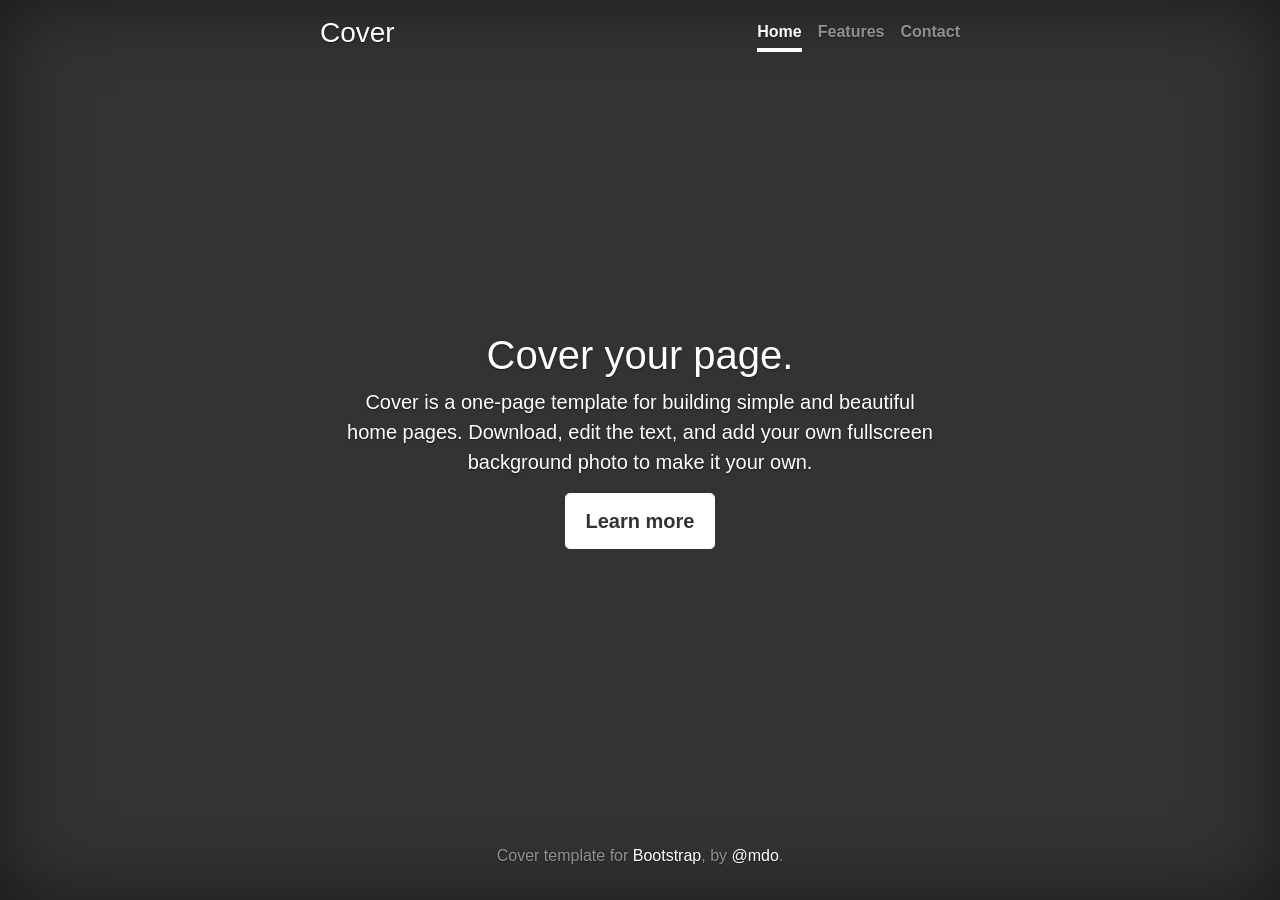
<file: sitevitrine/public/libs/bootstrap-4.0.0/docs/4.0/examples/cover/index.html>
<!doctype html>
<html lang="en">
  <head>
    <meta charset="utf-8">
    <meta name="viewport" content="width=device-width, initial-scale=1, shrink-to-fit=no">
    <meta name="description" content="">
    <meta name="author" content="">
    <link rel="icon" href="../../../../favicon.ico">

    <title>Cover Template for Bootstrap</title>

    <!-- Bootstrap core CSS -->
    <link href="../../../../dist/css/bootstrap.min.css" rel="stylesheet">

    <!-- Custom styles for this template -->
    <link href="cover.css" rel="stylesheet">
  </head>

  <body class="text-center">

    <div class="cover-container d-flex h-100 p-3 mx-auto flex-column">
      <header class="masthead mb-auto">
        <div class="inner">
          <h3 class="masthead-brand">Cover</h3>
          <nav class="nav nav-masthead justify-content-center">
            <a class="nav-link active" href="#">Home</a>
            <a class="nav-link" href="#">Features</a>
            <a class="nav-link" href="#">Contact</a>
          </nav>
        </div>
      </header>

      <main role="main" class="inner cover">
        <h1 class="cover-heading">Cover your page.</h1>
        <p class="lead">Cover is a one-page template for building simple and beautiful home pages. Download, edit the text, and add your own fullscreen background photo to make it your own.</p>
        <p class="lead">
          <a href="#" class="btn btn-lg btn-secondary">Learn more</a>
        </p>
      </main>

      <footer class="mastfoot mt-auto">
        <div class="inner">
          <p>Cover template for <a href="https://getbootstrap.com/">Bootstrap</a>, by <a href="https://twitter.com/mdo">@mdo</a>.</p>
        </div>
      </footer>
    </div>


    <!-- Bootstrap core JavaScript
    ================================================== -->
    <!-- Placed at the end of the document so the pages load faster -->
    <script src="https://code.jquery.com/jquery-3.2.1.slim.min.js" integrity="sha384-KJ3o2DKtIkvYIK3UENzmM7KCkRr/rE9/Qpg6aAZGJwFDMVNA/GpGFF93hXpG5KkN" crossorigin="anonymous"></script>
    <script>window.jQuery || document.write('<script src="../../../../assets/js/vendor/jquery-slim.min.js"><\/script>')</script>
    <script src="../../../../assets/js/vendor/popper.min.js"></script>
    <script src="../../../../dist/js/bootstrap.min.js"></script>
  </body>
</html>
</file>
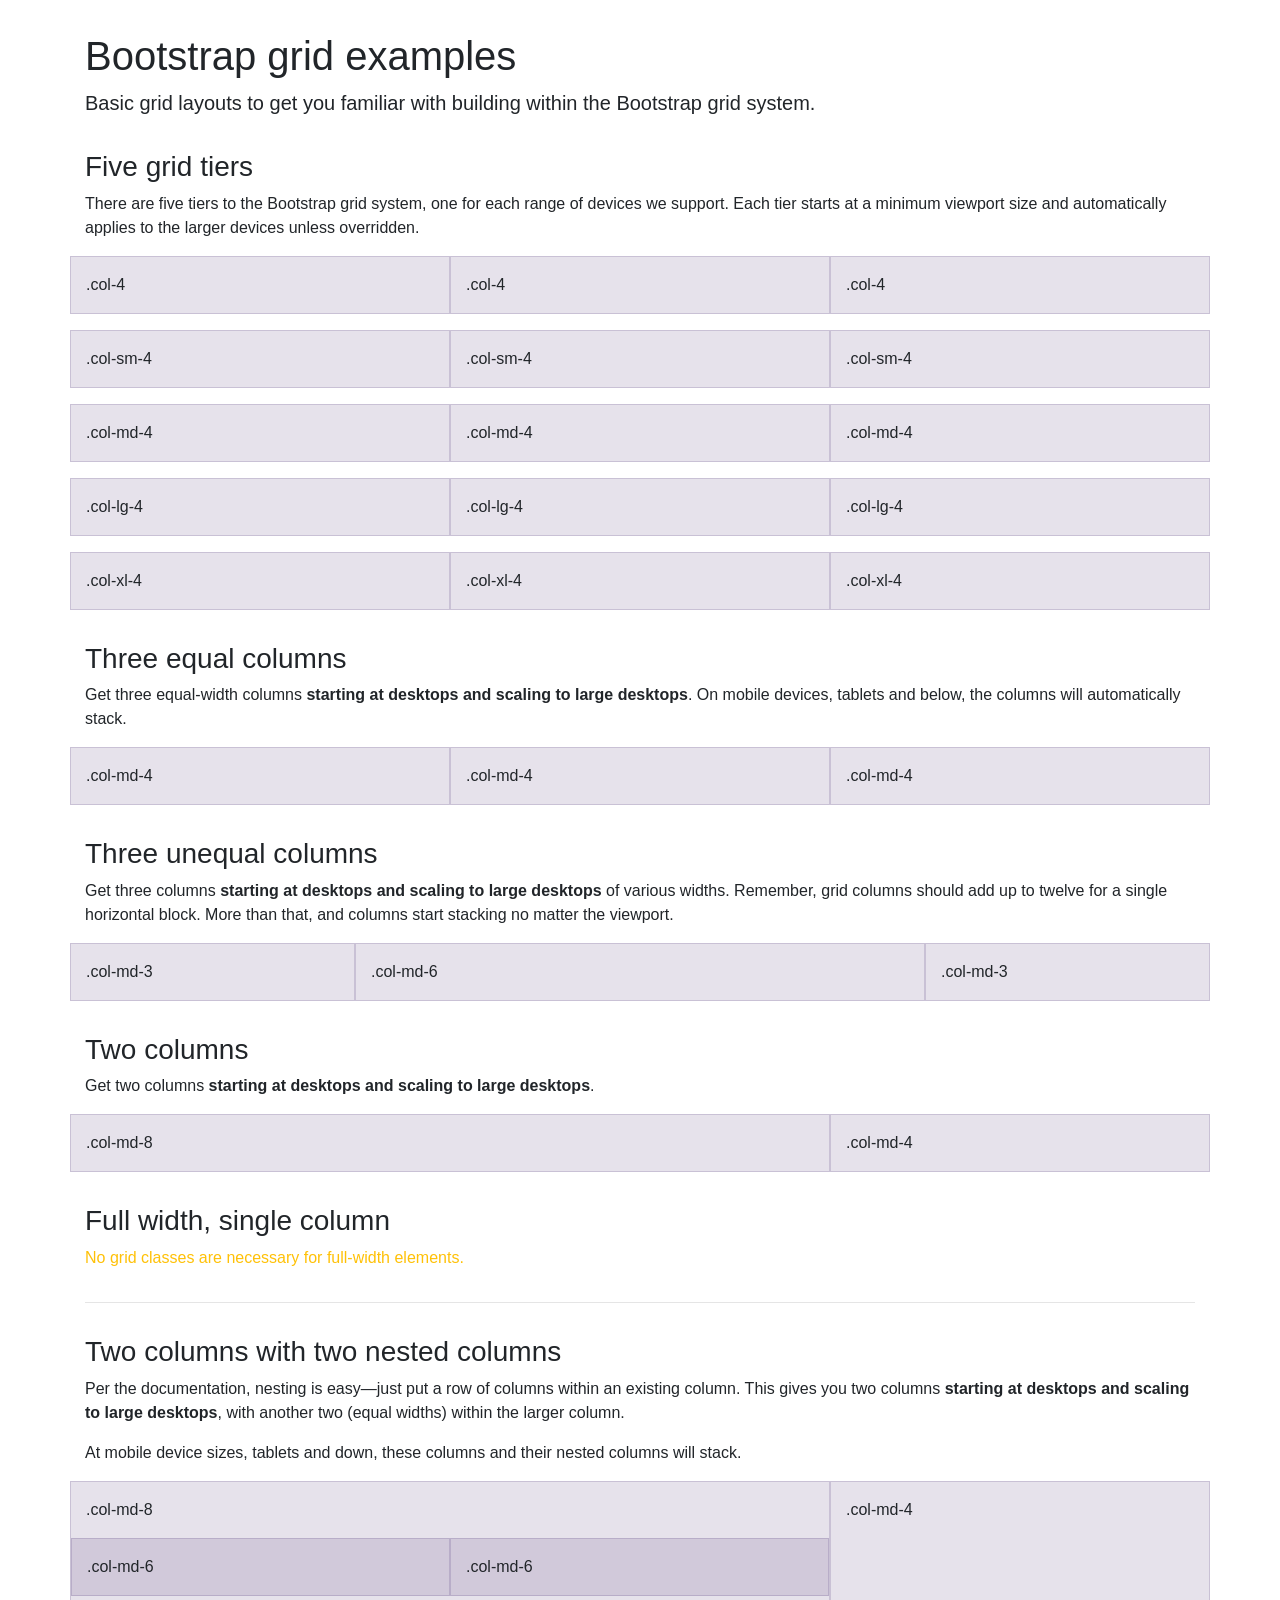
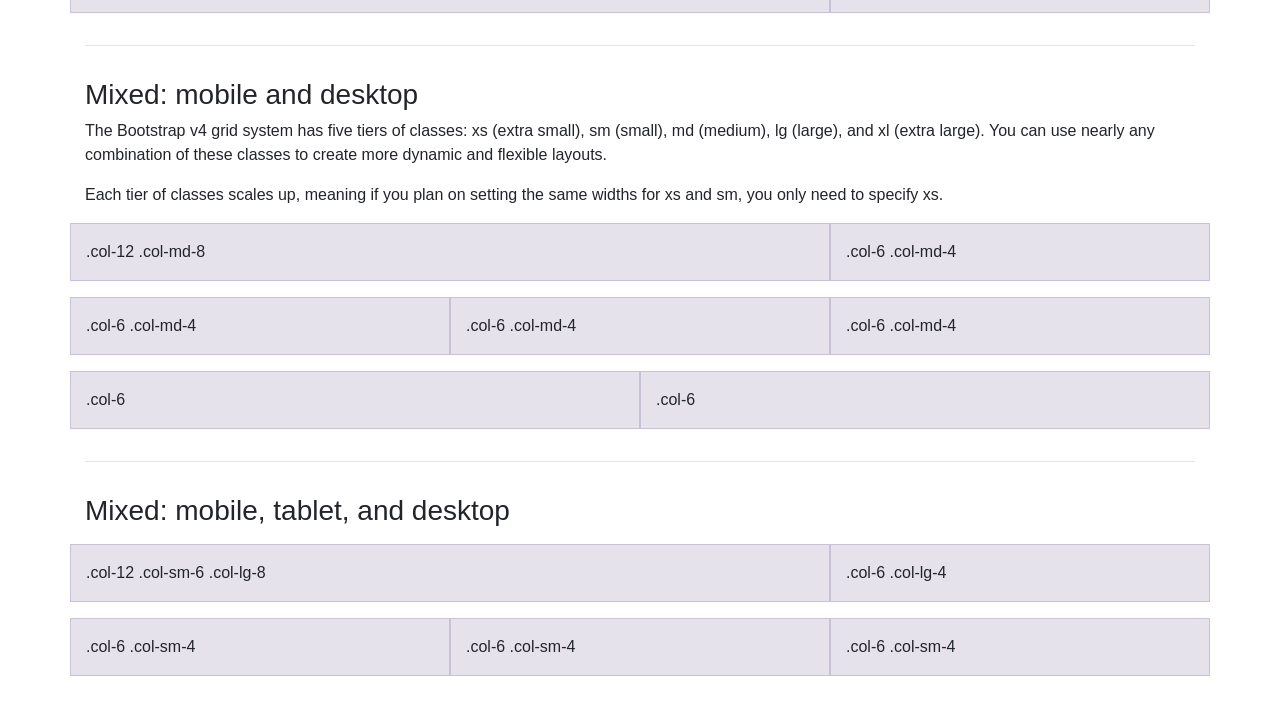
<file: sitevitrine/public/libs/bootstrap-4.0.0/docs/4.0/examples/grid/index.html>
<!doctype html>
<html lang="en">
  <head>
    <meta charset="utf-8">
    <meta name="viewport" content="width=device-width, initial-scale=1, shrink-to-fit=no">
    <meta name="description" content="">
    <meta name="author" content="">
    <link rel="icon" href="../../../../favicon.ico">

    <title>Grid Template for Bootstrap</title>

    <!-- Bootstrap core CSS -->
    <link href="../../../../dist/css/bootstrap.min.css" rel="stylesheet">

    <!-- Custom styles for this template -->
    <link href="grid.css" rel="stylesheet">
  </head>

  <body>
    <div class="container">

      <h1>Bootstrap grid examples</h1>
      <p class="lead">Basic grid layouts to get you familiar with building within the Bootstrap grid system.</p>

      <h3>Five grid tiers</h3>
      <p>There are five tiers to the Bootstrap grid system, one for each range of devices we support. Each tier starts at a minimum viewport size and automatically applies to the larger devices unless overridden.</p>

      <div class="row">
        <div class="col-4">.col-4</div>
        <div class="col-4">.col-4</div>
        <div class="col-4">.col-4</div>
      </div>

      <div class="row">
        <div class="col-sm-4">.col-sm-4</div>
        <div class="col-sm-4">.col-sm-4</div>
        <div class="col-sm-4">.col-sm-4</div>
      </div>

      <div class="row">
        <div class="col-md-4">.col-md-4</div>
        <div class="col-md-4">.col-md-4</div>
        <div class="col-md-4">.col-md-4</div>
      </div>

      <div class="row">
        <div class="col-lg-4">.col-lg-4</div>
        <div class="col-lg-4">.col-lg-4</div>
        <div class="col-lg-4">.col-lg-4</div>
      </div>

      <div class="row">
        <div class="col-xl-4">.col-xl-4</div>
        <div class="col-xl-4">.col-xl-4</div>
        <div class="col-xl-4">.col-xl-4</div>
      </div>

      <h3>Three equal columns</h3>
      <p>Get three equal-width columns <strong>starting at desktops and scaling to large desktops</strong>. On mobile devices, tablets and below, the columns will automatically stack.</p>
      <div class="row">
        <div class="col-md-4">.col-md-4</div>
        <div class="col-md-4">.col-md-4</div>
        <div class="col-md-4">.col-md-4</div>
      </div>

      <h3>Three unequal columns</h3>
      <p>Get three columns <strong>starting at desktops and scaling to large desktops</strong> of various widths. Remember, grid columns should add up to twelve for a single horizontal block. More than that, and columns start stacking no matter the viewport.</p>
      <div class="row">
        <div class="col-md-3">.col-md-3</div>
        <div class="col-md-6">.col-md-6</div>
        <div class="col-md-3">.col-md-3</div>
      </div>

      <h3>Two columns</h3>
      <p>Get two columns <strong>starting at desktops and scaling to large desktops</strong>.</p>
      <div class="row">
        <div class="col-md-8">.col-md-8</div>
        <div class="col-md-4">.col-md-4</div>
      </div>

      <h3>Full width, single column</h3>
      <p class="text-warning">No grid classes are necessary for full-width elements.</p>

      <hr>

      <h3>Two columns with two nested columns</h3>
      <p>Per the documentation, nesting is easy—just put a row of columns within an existing column. This gives you two columns <strong>starting at desktops and scaling to large desktops</strong>, with another two (equal widths) within the larger column.</p>
      <p>At mobile device sizes, tablets and down, these columns and their nested columns will stack.</p>
      <div class="row">
        <div class="col-md-8">
          .col-md-8
          <div class="row">
            <div class="col-md-6">.col-md-6</div>
            <div class="col-md-6">.col-md-6</div>
          </div>
        </div>
        <div class="col-md-4">.col-md-4</div>
      </div>

      <hr>

      <h3>Mixed: mobile and desktop</h3>
      <p>The Bootstrap v4 grid system has five tiers of classes: xs (extra small), sm (small), md (medium), lg (large), and xl (extra large). You can use nearly any combination of these classes to create more dynamic and flexible layouts.</p>
      <p>Each tier of classes scales up, meaning if you plan on setting the same widths for xs and sm, you only need to specify xs.</p>
      <div class="row">
        <div class="col-12 col-md-8">.col-12 .col-md-8</div>
        <div class="col-6 col-md-4">.col-6 .col-md-4</div>
      </div>
      <div class="row">
        <div class="col-6 col-md-4">.col-6 .col-md-4</div>
        <div class="col-6 col-md-4">.col-6 .col-md-4</div>
        <div class="col-6 col-md-4">.col-6 .col-md-4</div>
      </div>
      <div class="row">
        <div class="col-6">.col-6</div>
        <div class="col-6">.col-6</div>
      </div>

      <hr>

      <h3>Mixed: mobile, tablet, and desktop</h3>
      <p></p>
      <div class="row">
        <div class="col-12 col-sm-6 col-lg-8">.col-12 .col-sm-6 .col-lg-8</div>
        <div class="col-6 col-lg-4">.col-6 .col-lg-4</div>
      </div>
      <div class="row">
        <div class="col-6 col-sm-4">.col-6 .col-sm-4</div>
        <div class="col-6 col-sm-4">.col-6 .col-sm-4</div>
        <div class="col-6 col-sm-4">.col-6 .col-sm-4</div>
      </div>

    </div> <!-- /container -->
  </body>
</html>
</file>
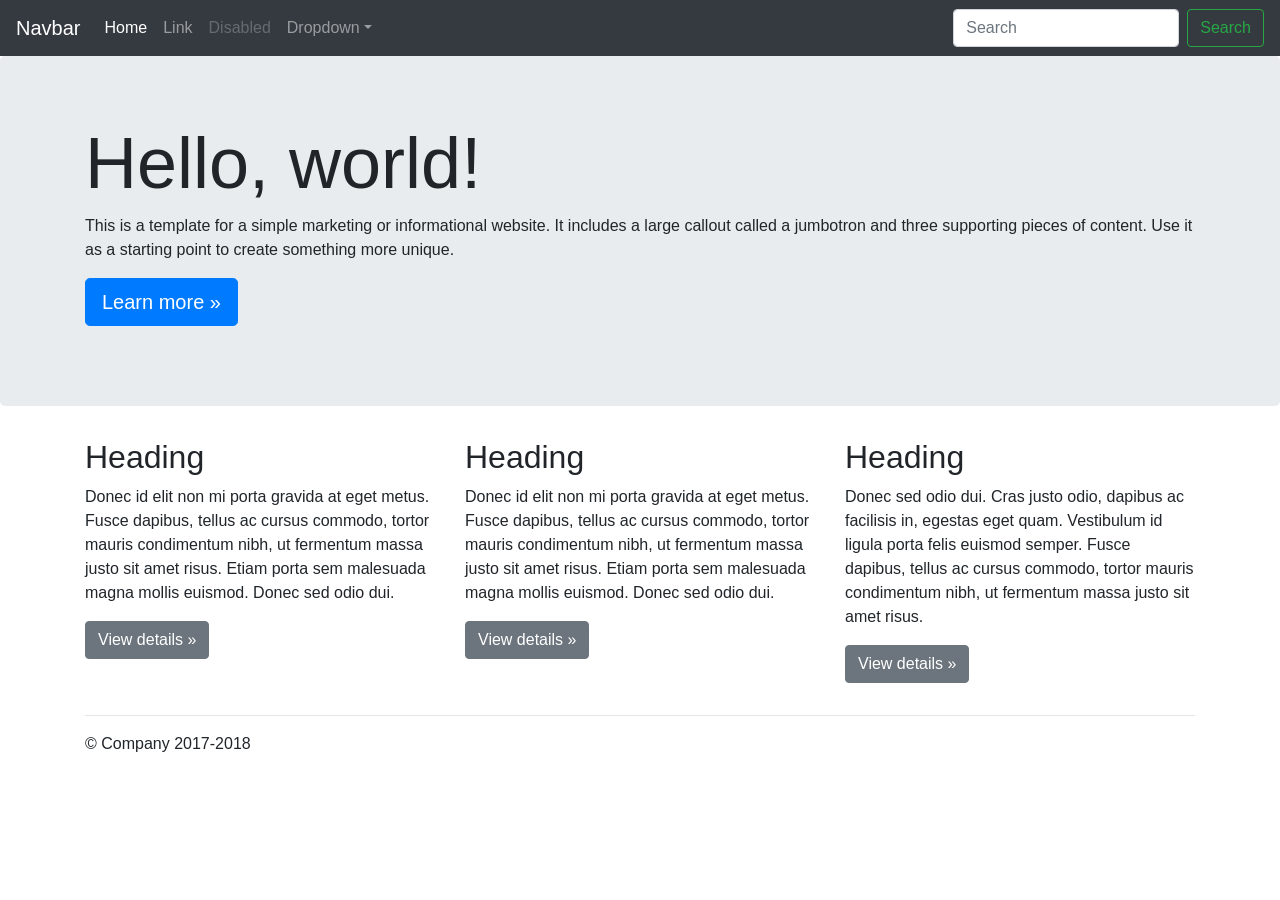
<file: sitevitrine/public/libs/bootstrap-4.0.0/docs/4.0/examples/jumbotron/index.html>
<!doctype html>
<html lang="en">
  <head>
    <meta charset="utf-8">
    <meta name="viewport" content="width=device-width, initial-scale=1, shrink-to-fit=no">
    <meta name="description" content="">
    <meta name="author" content="">
    <link rel="icon" href="../../../../favicon.ico">

    <title>Jumbotron Template for Bootstrap</title>

    <!-- Bootstrap core CSS -->
    <link href="../../../../dist/css/bootstrap.min.css" rel="stylesheet">

    <!-- Custom styles for this template -->
    <link href="jumbotron.css" rel="stylesheet">
  </head>

  <body>

    <nav class="navbar navbar-expand-md navbar-dark fixed-top bg-dark">
      <a class="navbar-brand" href="#">Navbar</a>
      <button class="navbar-toggler" type="button" data-toggle="collapse" data-target="#navbarsExampleDefault" aria-controls="navbarsExampleDefault" aria-expanded="false" aria-label="Toggle navigation">
        <span class="navbar-toggler-icon"></span>
      </button>

      <div class="collapse navbar-collapse" id="navbarsExampleDefault">
        <ul class="navbar-nav mr-auto">
          <li class="nav-item active">
            <a class="nav-link" href="#">Home <span class="sr-only">(current)</span></a>
          </li>
          <li class="nav-item">
            <a class="nav-link" href="#">Link</a>
          </li>
          <li class="nav-item">
            <a class="nav-link disabled" href="#">Disabled</a>
          </li>
          <li class="nav-item dropdown">
            <a class="nav-link dropdown-toggle" href="http://example.com" id="dropdown01" data-toggle="dropdown" aria-haspopup="true" aria-expanded="false">Dropdown</a>
            <div class="dropdown-menu" aria-labelledby="dropdown01">
              <a class="dropdown-item" href="#">Action</a>
              <a class="dropdown-item" href="#">Another action</a>
              <a class="dropdown-item" href="#">Something else here</a>
            </div>
          </li>
        </ul>
        <form class="form-inline my-2 my-lg-0">
          <input class="form-control mr-sm-2" type="text" placeholder="Search" aria-label="Search">
          <button class="btn btn-outline-success my-2 my-sm-0" type="submit">Search</button>
        </form>
      </div>
    </nav>

    <main role="main">

      <!-- Main jumbotron for a primary marketing message or call to action -->
      <div class="jumbotron">
        <div class="container">
          <h1 class="display-3">Hello, world!</h1>
          <p>This is a template for a simple marketing or informational website. It includes a large callout called a jumbotron and three supporting pieces of content. Use it as a starting point to create something more unique.</p>
          <p><a class="btn btn-primary btn-lg" href="#" role="button">Learn more &raquo;</a></p>
        </div>
      </div>

      <div class="container">
        <!-- Example row of columns -->
        <div class="row">
          <div class="col-md-4">
            <h2>Heading</h2>
            <p>Donec id elit non mi porta gravida at eget metus. Fusce dapibus, tellus ac cursus commodo, tortor mauris condimentum nibh, ut fermentum massa justo sit amet risus. Etiam porta sem malesuada magna mollis euismod. Donec sed odio dui. </p>
            <p><a class="btn btn-secondary" href="#" role="button">View details &raquo;</a></p>
          </div>
          <div class="col-md-4">
            <h2>Heading</h2>
            <p>Donec id elit non mi porta gravida at eget metus. Fusce dapibus, tellus ac cursus commodo, tortor mauris condimentum nibh, ut fermentum massa justo sit amet risus. Etiam porta sem malesuada magna mollis euismod. Donec sed odio dui. </p>
            <p><a class="btn btn-secondary" href="#" role="button">View details &raquo;</a></p>
          </div>
          <div class="col-md-4">
            <h2>Heading</h2>
            <p>Donec sed odio dui. Cras justo odio, dapibus ac facilisis in, egestas eget quam. Vestibulum id ligula porta felis euismod semper. Fusce dapibus, tellus ac cursus commodo, tortor mauris condimentum nibh, ut fermentum massa justo sit amet risus.</p>
            <p><a class="btn btn-secondary" href="#" role="button">View details &raquo;</a></p>
          </div>
        </div>

        <hr>

      </div> <!-- /container -->

    </main>

    <footer class="container">
      <p>&copy; Company 2017-2018</p>
    </footer>

    <!-- Bootstrap core JavaScript
    ================================================== -->
    <!-- Placed at the end of the document so the pages load faster -->
    <script src="https://code.jquery.com/jquery-3.2.1.slim.min.js" integrity="sha384-KJ3o2DKtIkvYIK3UENzmM7KCkRr/rE9/Qpg6aAZGJwFDMVNA/GpGFF93hXpG5KkN" crossorigin="anonymous"></script>
    <script>window.jQuery || document.write('<script src="../../../../assets/js/vendor/jquery-slim.min.js"><\/script>')</script>
    <script src="../../../../assets/js/vendor/popper.min.js"></script>
    <script src="../../../../dist/js/bootstrap.min.js"></script>
  </body>
</html>
</file>
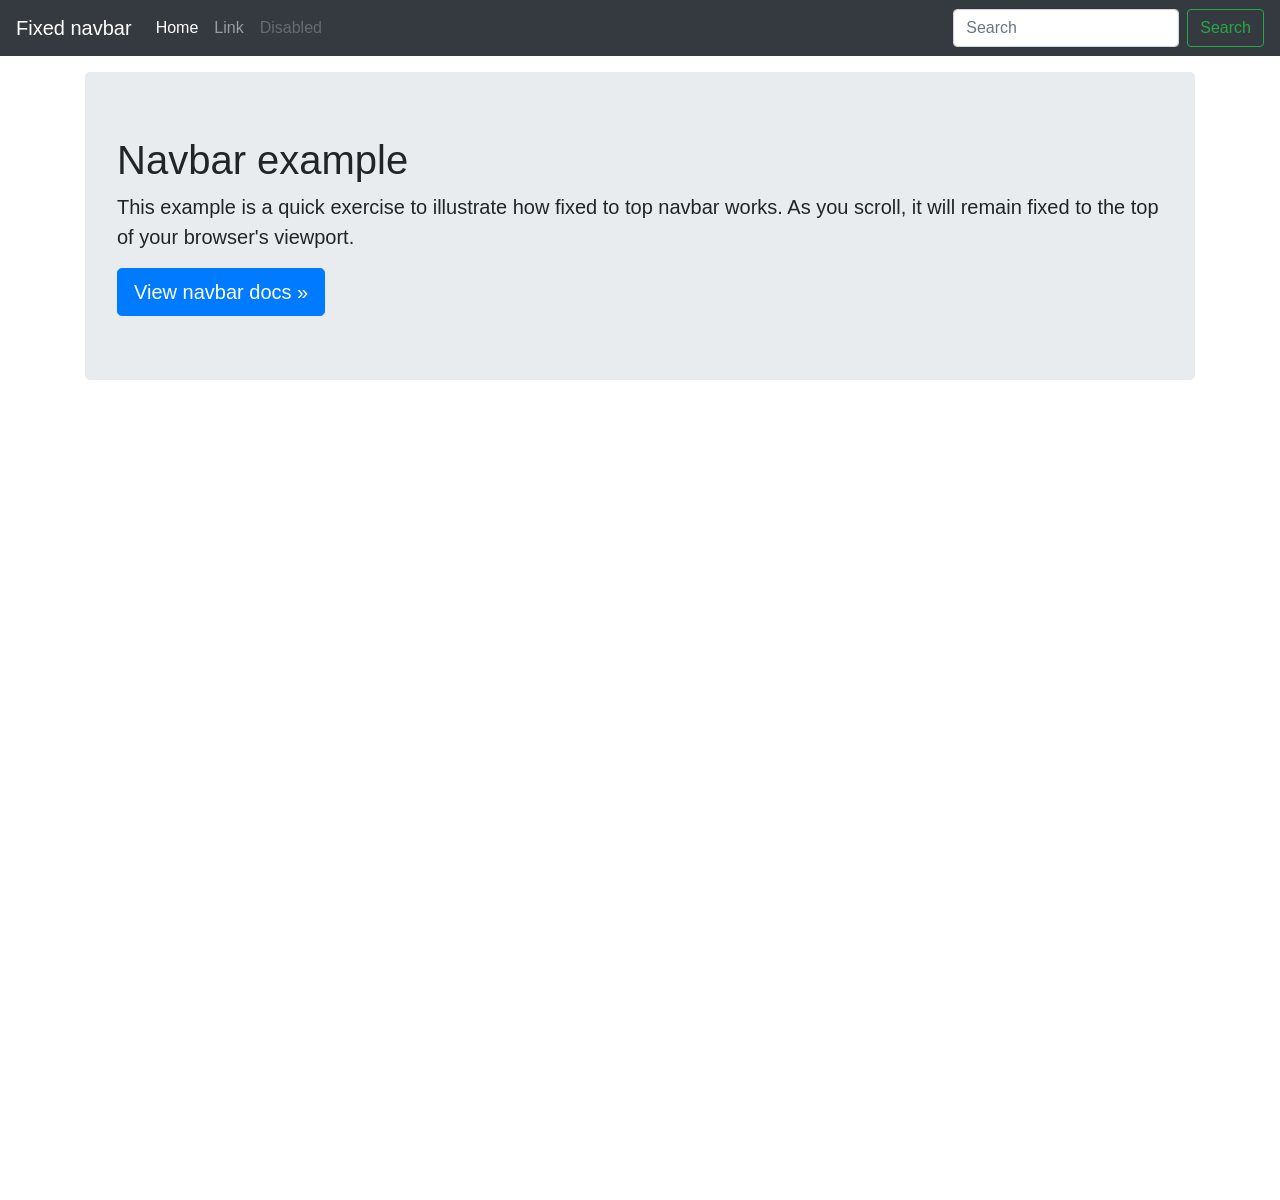
<file: sitevitrine/public/libs/bootstrap-4.0.0/docs/4.0/examples/navbar-fixed/index.html>
<!doctype html>
<html lang="en">
  <head>
    <meta charset="utf-8">
    <meta name="viewport" content="width=device-width, initial-scale=1, shrink-to-fit=no">
    <meta name="description" content="">
    <meta name="author" content="">
    <link rel="icon" href="../../../../favicon.ico">

    <title>Fixed top navbar example for Bootstrap</title>

    <!-- Bootstrap core CSS -->
    <link href="../../../../dist/css/bootstrap.min.css" rel="stylesheet">

    <!-- Custom styles for this template -->
    <link href="navbar-top-fixed.css" rel="stylesheet">
  </head>

  <body>

    <nav class="navbar navbar-expand-md navbar-dark fixed-top bg-dark">
      <a class="navbar-brand" href="#">Fixed navbar</a>
      <button class="navbar-toggler" type="button" data-toggle="collapse" data-target="#navbarCollapse" aria-controls="navbarCollapse" aria-expanded="false" aria-label="Toggle navigation">
        <span class="navbar-toggler-icon"></span>
      </button>
      <div class="collapse navbar-collapse" id="navbarCollapse">
        <ul class="navbar-nav mr-auto">
          <li class="nav-item active">
            <a class="nav-link" href="#">Home <span class="sr-only">(current)</span></a>
          </li>
          <li class="nav-item">
            <a class="nav-link" href="#">Link</a>
          </li>
          <li class="nav-item">
            <a class="nav-link disabled" href="#">Disabled</a>
          </li>
        </ul>
        <form class="form-inline mt-2 mt-md-0">
          <input class="form-control mr-sm-2" type="text" placeholder="Search" aria-label="Search">
          <button class="btn btn-outline-success my-2 my-sm-0" type="submit">Search</button>
        </form>
      </div>
    </nav>

    <main role="main" class="container">
      <div class="jumbotron">
        <h1>Navbar example</h1>
        <p class="lead">This example is a quick exercise to illustrate how fixed to top navbar works. As you scroll, it will remain fixed to the top of your browser's viewport.</p>
        <a class="btn btn-lg btn-primary" href="../../components/navbar/" role="button">View navbar docs &raquo;</a>
      </div>
    </main>

    <!-- Bootstrap core JavaScript
    ================================================== -->
    <!-- Placed at the end of the document so the pages load faster -->
    <script src="https://code.jquery.com/jquery-3.2.1.slim.min.js" integrity="sha384-KJ3o2DKtIkvYIK3UENzmM7KCkRr/rE9/Qpg6aAZGJwFDMVNA/GpGFF93hXpG5KkN" crossorigin="anonymous"></script>
    <script>window.jQuery || document.write('<script src="../../../../assets/js/vendor/jquery-slim.min.js"><\/script>')</script>
    <script src="../../../../assets/js/vendor/popper.min.js"></script>
    <script src="../../../../dist/js/bootstrap.min.js"></script>
  </body>
</html>
</file>
<file: sitevitrine/public/libs/bootstrap-4.0.0/docs/4.0/examples/album/album.css>
:root {
  --jumbotron-padding-y: 3rem;
}

.jumbotron {
  padding-top: var(--jumbotron-padding-y);
  padding-bottom: var(--jumbotron-padding-y);
  margin-bottom: 0;
  background-color: #fff;
}
@media (min-width: 768px) {
  .jumbotron {
    padding-top: calc(var(--jumbotron-padding-y) * 2);
    padding-bottom: calc(var(--jumbotron-padding-y) * 2);
  }
}

.jumbotron p:last-child {
  margin-bottom: 0;
}

.jumbotron-heading {
  font-weight: 300;
}

.jumbotron .container {
  max-width: 40rem;
}

footer {
  padding-top: 3rem;
  padding-bottom: 3rem;
}

footer p {
  margin-bottom: .25rem;
}

.box-shadow { box-shadow: 0 .25rem .75rem rgba(0, 0, 0, .05); }
</file>
<file: sitevitrine/public/libs/bootstrap-4.0.0/docs/4.0/examples/blog/blog.css>
/* stylelint-disable selector-list-comma-newline-after */

.blog-header {
  line-height: 1;
  border-bottom: 1px solid #e5e5e5;
}

.blog-header-logo {
  font-family: "Playfair Display", Georgia, "Times New Roman", serif;
  font-size: 2.25rem;
}

.blog-header-logo:hover {
  text-decoration: none;
}

h1, h2, h3, h4, h5, h6 {
  font-family: "Playfair Display", Georgia, "Times New Roman", serif;
}

.display-4 {
  font-size: 2.5rem;
}
@media (min-width: 768px) {
  .display-4 {
    font-size: 3rem;
  }
}

.nav-scroller {
  position: relative;
  z-index: 2;
  height: 2.75rem;
  overflow-y: hidden;
}

.nav-scroller .nav {
  display: -webkit-box;
  display: -ms-flexbox;
  display: flex;
  -ms-flex-wrap: nowrap;
  flex-wrap: nowrap;
  padding-bottom: 1rem;
  margin-top: -1px;
  overflow-x: auto;
  text-align: center;
  white-space: nowrap;
  -webkit-overflow-scrolling: touch;
}

.nav-scroller .nav-link {
  padding-top: .75rem;
  padding-bottom: .75rem;
  font-size: .875rem;
}

.card-img-right {
  height: 100%;
  border-radius: 0 3px 3px 0;
}

.flex-auto {
  -ms-flex: 0 0 auto;
  -webkit-box-flex: 0;
  flex: 0 0 auto;
}

.h-250 { height: 250px; }
@media (min-width: 768px) {
  .h-md-250 { height: 250px; }
}

.border-top { border-top: 1px solid #e5e5e5; }
.border-bottom { border-bottom: 1px solid #e5e5e5; }

.box-shadow { box-shadow: 0 .25rem .75rem rgba(0, 0, 0, .05); }

/*
 * Blog name and description
 */
.blog-title {
  margin-bottom: 0;
  font-size: 2rem;
  font-weight: 400;
}
.blog-description {
  font-size: 1.1rem;
  color: #999;
}

@media (min-width: 40em) {
  .blog-title {
    font-size: 3.5rem;
  }
}

/* Pagination */
.blog-pagination {
  margin-bottom: 4rem;
}
.blog-pagination > .btn {
  border-radius: 2rem;
}

/*
 * Blog posts
 */
.blog-post {
  margin-bottom: 4rem;
}
.blog-post-title {
  margin-bottom: .25rem;
  font-size: 2.5rem;
}
.blog-post-meta {
  margin-bottom: 1.25rem;
  color: #999;
}

/*
 * Footer
 */
.blog-footer {
  padding: 2.5rem 0;
  color: #999;
  text-align: center;
  background-color: #f9f9f9;
  border-top: .05rem solid #e5e5e5;
}
.blog-footer p:last-child {
  margin-bottom: 0;
}
</file>
<file: sitevitrine/public/libs/bootstrap-4.0.0/docs/4.0/examples/carousel/carousel.css>
/* GLOBAL STYLES
-------------------------------------------------- */
/* Padding below the footer and lighter body text */

body {
  padding-top: 3rem;
  padding-bottom: 3rem;
  color: #5a5a5a;
}


/* CUSTOMIZE THE CAROUSEL
-------------------------------------------------- */

/* Carousel base class */
.carousel {
  margin-bottom: 4rem;
}
/* Since positioning the image, we need to help out the caption */
.carousel-caption {
  bottom: 3rem;
  z-index: 10;
}

/* Declare heights because of positioning of img element */
.carousel-item {
  height: 32rem;
  background-color: #777;
}
.carousel-item > img {
  position: absolute;
  top: 0;
  left: 0;
  min-width: 100%;
  height: 32rem;
}


/* MARKETING CONTENT
-------------------------------------------------- */

/* Center align the text within the three columns below the carousel */
.marketing .col-lg-4 {
  margin-bottom: 1.5rem;
  text-align: center;
}
.marketing h2 {
  font-weight: 400;
}
.marketing .col-lg-4 p {
  margin-right: .75rem;
  margin-left: .75rem;
}


/* Featurettes
------------------------- */

.featurette-divider {
  margin: 5rem 0; /* Space out the Bootstrap <hr> more */
}

/* Thin out the marketing headings */
.featurette-heading {
  font-weight: 300;
  line-height: 1;
  letter-spacing: -.05rem;
}


/* RESPONSIVE CSS
-------------------------------------------------- */

@media (min-width: 40em) {
  /* Bump up size of carousel content */
  .carousel-caption p {
    margin-bottom: 1.25rem;
    font-size: 1.25rem;
    line-height: 1.4;
  }

  .featurette-heading {
    font-size: 50px;
  }
}

@media (min-width: 62em) {
  .featurette-heading {
    margin-top: 7rem;
  }
}
</file>
<file: sitevitrine/public/libs/bootstrap-4.0.0/docs/4.0/examples/cover/cover.css>
/*
 * Globals
 */

/* Links */
a,
a:focus,
a:hover {
  color: #fff;
}

/* Custom default button */
.btn-secondary,
.btn-secondary:hover,
.btn-secondary:focus {
  color: #333;
  text-shadow: none; /* Prevent inheritance from `body` */
  background-color: #fff;
  border: .05rem solid #fff;
}


/*
 * Base structure
 */

html,
body {
  height: 100%;
  background-color: #333;
}

body {
  display: -ms-flexbox;
  display: -webkit-box;
  display: flex;
  -ms-flex-pack: center;
  -webkit-box-pack: center;
  justify-content: center;
  color: #fff;
  text-shadow: 0 .05rem .1rem rgba(0, 0, 0, .5);
  box-shadow: inset 0 0 5rem rgba(0, 0, 0, .5);
}

.cover-container {
  max-width: 42em;
}


/*
 * Header
 */
.masthead {
  margin-bottom: 2rem;
}

.masthead-brand {
  margin-bottom: 0;
}

.nav-masthead .nav-link {
  padding: .25rem 0;
  font-weight: 700;
  color: rgba(255, 255, 255, .5);
  background-color: transparent;
  border-bottom: .25rem solid transparent;
}

.nav-masthead .nav-link:hover,
.nav-masthead .nav-link:focus {
  border-bottom-color: rgba(255, 255, 255, .25);
}

.nav-masthead .nav-link + .nav-link {
  margin-left: 1rem;
}

.nav-masthead .active {
  color: #fff;
  border-bottom-color: #fff;
}

@media (min-width: 48em) {
  .masthead-brand {
    float: left;
  }
  .nav-masthead {
    float: right;
  }
}


/*
 * Cover
 */
.cover {
  padding: 0 1.5rem;
}
.cover .btn-lg {
  padding: .75rem 1.25rem;
  font-weight: 700;
}


/*
 * Footer
 */
.mastfoot {
  color: rgba(255, 255, 255, .5);
}
</file>
<file: sitevitrine/public/libs/bootstrap-4.0.0/docs/4.0/examples/grid/grid.css>
body {
  padding-top: 2rem;
  padding-bottom: 2rem;
}

h3 {
  margin-top: 2rem;
}

.row {
  margin-bottom: 1rem;
}
.row .row {
  margin-top: 1rem;
  margin-bottom: 0;
}
[class*="col-"] {
  padding-top: 1rem;
  padding-bottom: 1rem;
  background-color: rgba(86, 61, 124, .15);
  border: 1px solid rgba(86, 61, 124, .2);
}

hr {
  margin-top: 2rem;
  margin-bottom: 2rem;
}
</file>
<file: sitevitrine/public/libs/bootstrap-4.0.0/docs/4.0/examples/jumbotron/jumbotron.css>
/* Move down content because we have a fixed navbar that is 3.5rem tall */
body {
  padding-top: 3.5rem;
}
</file>
<file: sitevitrine/public/libs/bootstrap-4.0.0/docs/4.0/examples/navbar-fixed/navbar-top-fixed.css>
/* Show it is fixed to the top */
body {
  min-height: 75rem;
  padding-top: 4.5rem;
}
</file>
<file: sitevitrine/public/libs/bootstrap-4.0.0/js/tests/vendor/qunit.css>
/*!
 * QUnit 2.4.1
 * https://qunitjs.com/
 *
 * Copyright jQuery Foundation and other contributors
 * Released under the MIT license
 * https://jquery.org/license
 *
 * Date: 2017-10-22T05:12Z
 */

/** Font Family and Sizes */

#qunit-tests, #qunit-header, #qunit-banner, #qunit-testrunner-toolbar, #qunit-filteredTest, #qunit-userAgent, #qunit-testresult {
	font-family: "Helvetica Neue Light", "HelveticaNeue-Light", "Helvetica Neue", Calibri, Helvetica, Arial, sans-serif;
}

#qunit-testrunner-toolbar, #qunit-filteredTest, #qunit-userAgent, #qunit-testresult, #qunit-tests li { font-size: small; }
#qunit-tests { font-size: smaller; }


/** Resets */

#qunit-tests, #qunit-header, #qunit-banner, #qunit-filteredTest, #qunit-userAgent, #qunit-testresult, #qunit-modulefilter {
	margin: 0;
	padding: 0;
}


/** Header (excluding toolbar) */

#qunit-header {
	padding: 0.5em 0 0.5em 1em;

	color: #8699A4;
	background-color: #0D3349;

	font-size: 1.5em;
	line-height: 1em;
	font-weight: 400;

	border-radius: 5px 5px 0 0;
}

#qunit-header a {
	text-decoration: none;
	color: #C2CCD1;
}

#qunit-header a:hover,
#qunit-header a:focus {
	color: #FFF;
}

#qunit-banner {
	height: 5px;
}

#qunit-filteredTest {
	padding: 0.5em 1em 0.5em 1em;
	color: #366097;
	background-color: #F4FF77;
}

#qunit-userAgent {
	padding: 0.5em 1em 0.5em 1em;
	color: #FFF;
	background-color: #2B81AF;
	text-shadow: rgba(0, 0, 0, 0.5) 2px 2px 1px;
}


/** Toolbar */

#qunit-testrunner-toolbar {
	padding: 0.5em 1em 0.5em 1em;
	color: #5E740B;
	background-color: #EEE;
}

#qunit-testrunner-toolbar .clearfix {
	height: 0;
	clear: both;
}

#qunit-testrunner-toolbar label {
	display: inline-block;
}

#qunit-testrunner-toolbar input[type=checkbox],
#qunit-testrunner-toolbar input[type=radio] {
	margin: 3px;
	vertical-align: -2px;
}

#qunit-testrunner-toolbar input[type=text] {
	box-sizing: border-box;
	height: 1.6em;
}

.qunit-url-config,
.qunit-filter,
#qunit-modulefilter {
	display: inline-block;
	line-height: 2.1em;
}

.qunit-filter,
#qunit-modulefilter {
	float: right;
	position: relative;
	margin-left: 1em;
}

.qunit-url-config label {
	margin-right: 0.5em;
}

#qunit-modulefilter-search {
	box-sizing: border-box;
	width: 400px;
}

#qunit-modulefilter-search-container:after {
	position: absolute;
	right: 0.3em;
	content: "\25bc";
	color: black;
}

#qunit-modulefilter-dropdown {
	/* align with #qunit-modulefilter-search */
	box-sizing: border-box;
	width: 400px;
	position: absolute;
	right: 0;
	top: 50%;
	margin-top: 0.8em;

	border: 1px solid #D3D3D3;
	border-top: none;
	border-radius: 0 0 .25em .25em;
	color: #000;
	background-color: #F5F5F5;
	z-index: 99;
}

#qunit-modulefilter-dropdown a {
	color: inherit;
	text-decoration: none;
}

#qunit-modulefilter-dropdown .clickable.checked {
	font-weight: bold;
	color: #000;
	background-color: #D2E0E6;
}

#qunit-modulefilter-dropdown .clickable:hover {
	color: #FFF;
	background-color: #0D3349;
}

#qunit-modulefilter-actions {
	display: block;
	overflow: auto;

	/* align with #qunit-modulefilter-dropdown-list */
	font: smaller/1.5em sans-serif;
}

#qunit-modulefilter-dropdown #qunit-modulefilter-actions > * {
	box-sizing: border-box;
	max-height: 2.8em;
	display: block;
	padding: 0.4em;
}

#qunit-modulefilter-dropdown #qunit-modulefilter-actions > button {
	float: right;
	font: inherit;
}

#qunit-modulefilter-dropdown #qunit-modulefilter-actions > :last-child {
	/* insert padding to align with checkbox margins */
	padding-left: 3px;
}

#qunit-modulefilter-dropdown-list {
	max-height: 200px;
	overflow-y: auto;
	margin: 0;
	border-top: 2px groove threedhighlight;
	padding: 0.4em 0 0;
	font: smaller/1.5em sans-serif;
}

#qunit-modulefilter-dropdown-list li {
	white-space: nowrap;
	overflow: hidden;
	text-overflow: ellipsis;
}

#qunit-modulefilter-dropdown-list .clickable {
	display: block;
	padding-left: 0.15em;
}


/** Tests: Pass/Fail */

#qunit-tests {
	list-style-position: inside;
}

#qunit-tests li {
	padding: 0.4em 1em 0.4em 1em;
	border-bottom: 1px solid #FFF;
	list-style-position: inside;
}

#qunit-tests > li {
	display: none;
}

#qunit-tests li.running,
#qunit-tests li.pass,
#qunit-tests li.fail,
#qunit-tests li.skipped,
#qunit-tests li.aborted {
	display: list-item;
}

#qunit-tests.hidepass {
	position: relative;
}

#qunit-tests.hidepass li.running,
#qunit-tests.hidepass li.pass:not(.todo) {
	visibility: hidden;
	position: absolute;
	width:   0;
	height:  0;
	padding: 0;
	border:  0;
	margin:  0;
}

#qunit-tests li strong {
	cursor: pointer;
}

#qunit-tests li.skipped strong {
	cursor: default;
}

#qunit-tests li a {
	padding: 0.5em;
	color: #C2CCD1;
	text-decoration: none;
}

#qunit-tests li p a {
	padding: 0.25em;
	color: #6B6464;
}
#qunit-tests li a:hover,
#qunit-tests li a:focus {
	color: #000;
}

#qunit-tests li .runtime {
	float: right;
	font-size: smaller;
}

.qunit-assert-list {
	margin-top: 0.5em;
	padding: 0.5em;

	background-color: #FFF;

	border-radius: 5px;
}

.qunit-source {
	margin: 0.6em 0 0.3em;
}

.qunit-collapsed {
	display: none;
}

#qunit-tests table {
	border-collapse: collapse;
	margin-top: 0.2em;
}

#qunit-tests th {
	text-align: right;
	vertical-align: top;
	padding: 0 0.5em 0 0;
}

#qunit-tests td {
	vertical-align: top;
}

#qunit-tests pre {
	margin: 0;
	white-space: pre-wrap;
	word-wrap: break-word;
}

#qunit-tests del {
	color: #374E0C;
	background-color: #E0F2BE;
	text-decoration: none;
}

#qunit-tests ins {
	color: #500;
	background-color: #FFCACA;
	text-decoration: none;
}

/*** Test Counts */

#qunit-tests b.counts                       { color: #000; }
#qunit-tests b.passed                       { color: #5E740B; }
#qunit-tests b.failed                       { color: #710909; }

#qunit-tests li li {
	padding: 5px;
	background-color: #FFF;
	border-bottom: none;
	list-style-position: inside;
}

/*** Passing Styles */

#qunit-tests li li.pass {
	color: #3C510C;
	background-color: #FFF;
	border-left: 10px solid #C6E746;
}

#qunit-tests .pass                          { color: #528CE0; background-color: #D2E0E6; }
#qunit-tests .pass .test-name               { color: #366097; }

#qunit-tests .pass .test-actual,
#qunit-tests .pass .test-expected           { color: #999; }

#qunit-banner.qunit-pass                    { background-color: #C6E746; }

/*** Failing Styles */

#qunit-tests li li.fail {
	color: #710909;
	background-color: #FFF;
	border-left: 10px solid #EE5757;
	white-space: pre;
}

#qunit-tests > li:last-child {
	border-radius: 0 0 5px 5px;
}

#qunit-tests .fail                          { color: #000; background-color: #EE5757; }
#qunit-tests .fail .test-name,
#qunit-tests .fail .module-name             { color: #000; }

#qunit-tests .fail .test-actual             { color: #EE5757; }
#qunit-tests .fail .test-expected           { color: #008000; }

#qunit-banner.qunit-fail                    { background-color: #EE5757; }


/*** Aborted tests */
#qunit-tests .aborted { color: #000; background-color: orange; }
/*** Skipped tests */

#qunit-tests .skipped {
	background-color: #EBECE9;
}

#qunit-tests .qunit-todo-label,
#qunit-tests .qunit-skipped-label {
	background-color: #F4FF77;
	display: inline-block;
	font-style: normal;
	color: #366097;
	line-height: 1.8em;
	padding: 0 0.5em;
	margin: -0.4em 0.4em -0.4em 0;
}

#qunit-tests .qunit-todo-label {
	background-color: #EEE;
}

/** Result */

#qunit-testresult {
	color: #2B81AF;
	background-color: #D2E0E6;

	border-bottom: 1px solid #FFF;
}
#qunit-testresult .clearfix {
	height: 0;
	clear: both;
}
#qunit-testresult .module-name {
	font-weight: 700;
}
#qunit-testresult-display {
	padding: 0.5em 1em 0.5em 1em;
	width: 85%;
	float:left;
}
#qunit-testresult-controls {
	padding: 0.5em 1em 0.5em 1em;
  width: 10%;
	float:left;
}

/** Fixture */

#qunit-fixture {
	position: absolute;
	top: -10000px;
	left: -10000px;
	width: 1000px;
	height: 1000px;
}
</file>
